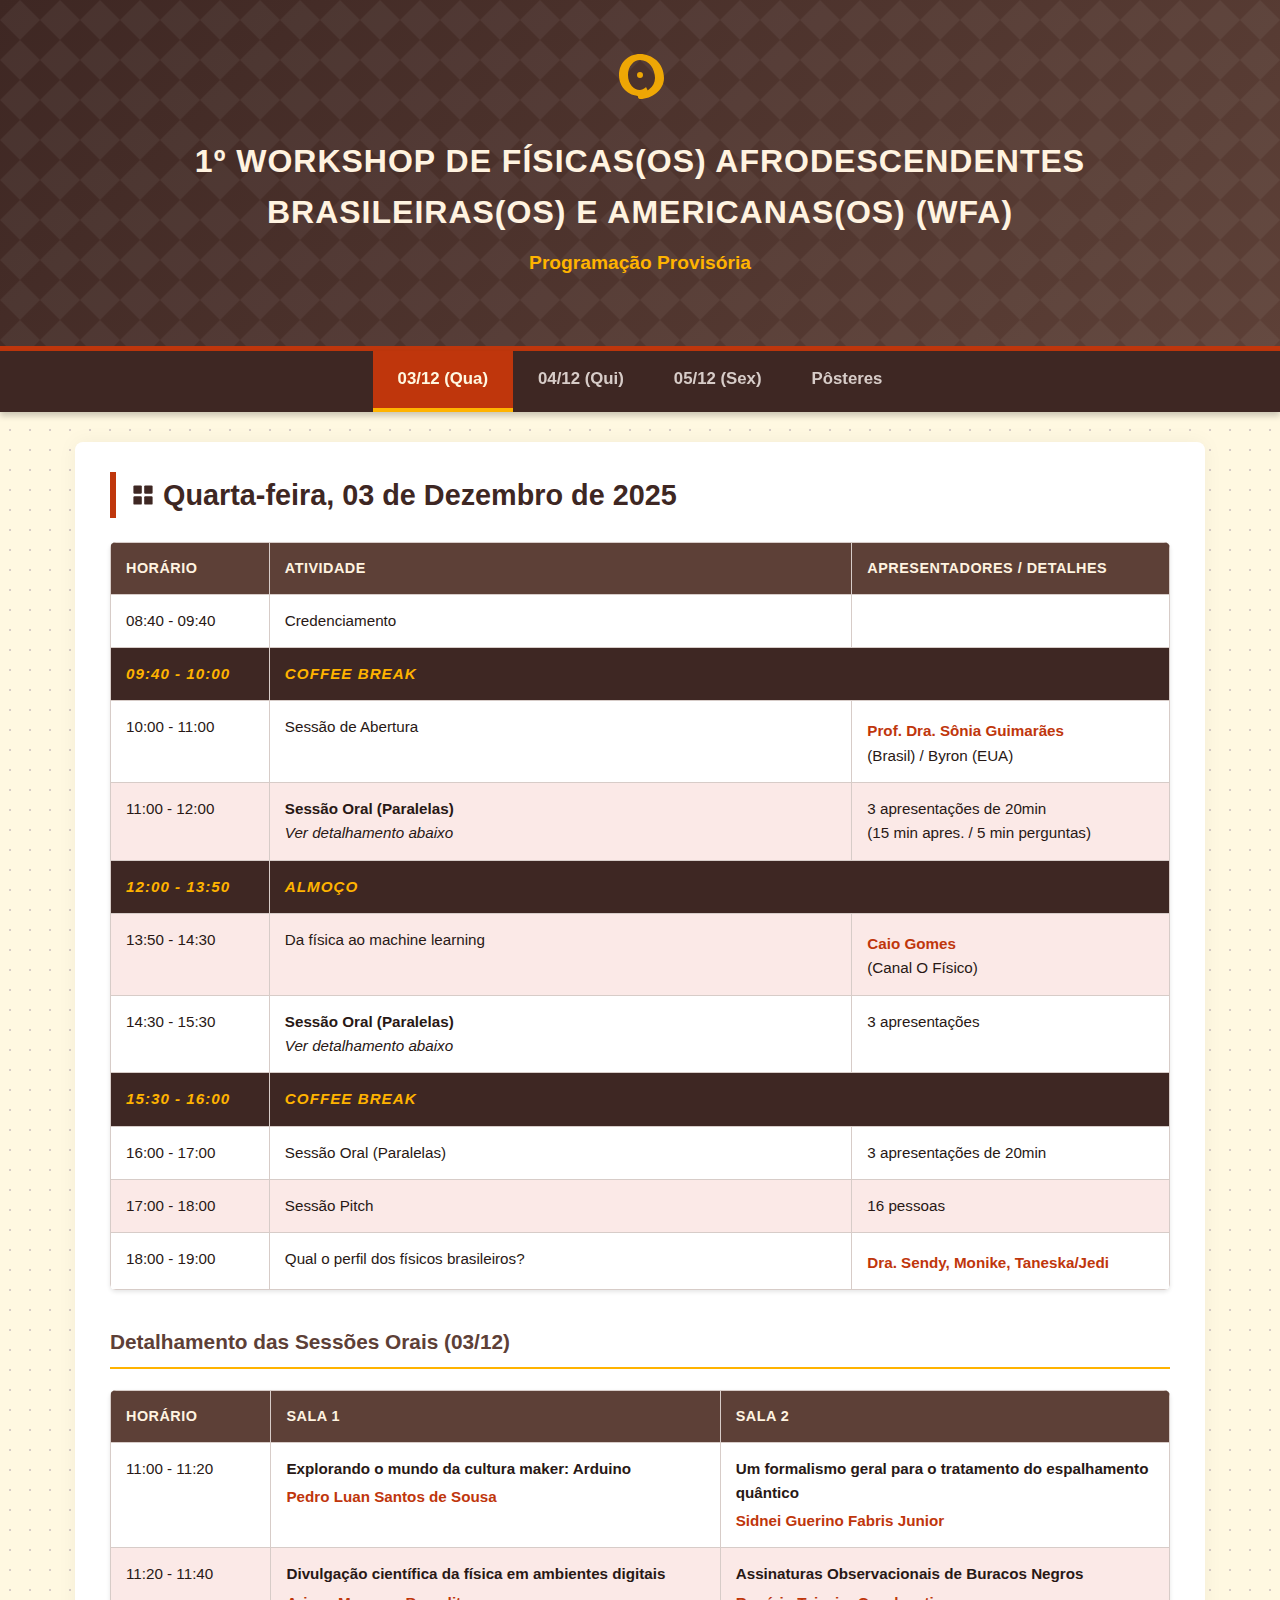
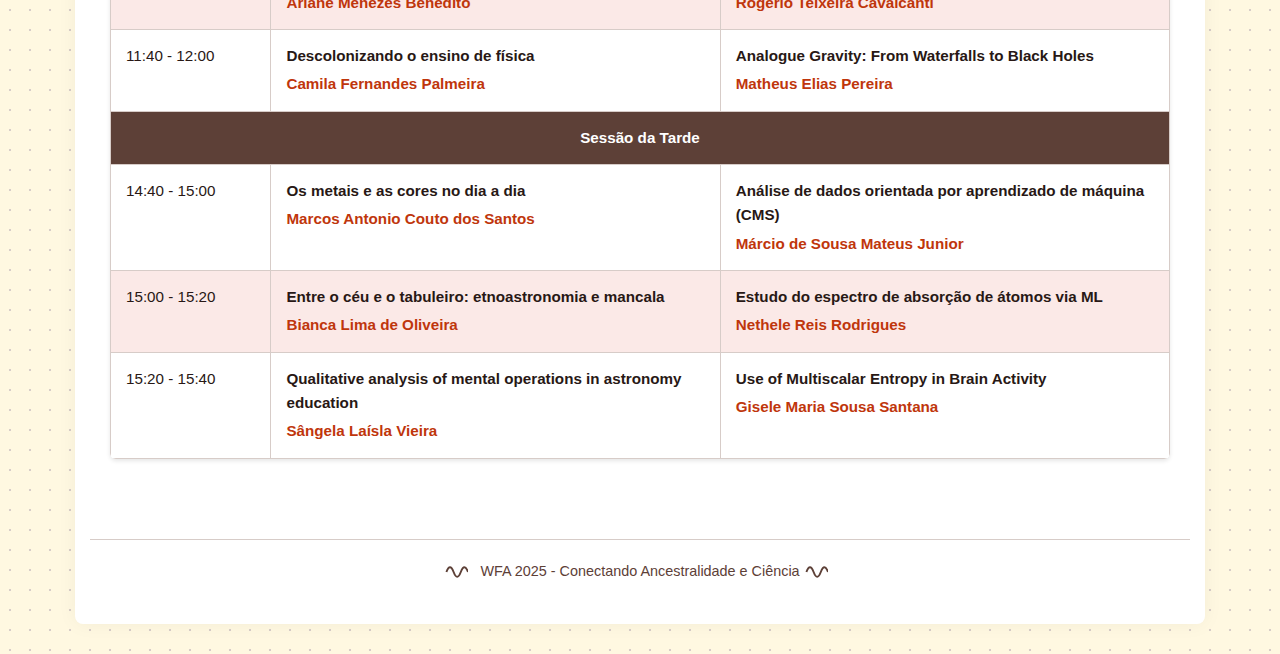
<file: HTML/programacao_i_wfa_2025.html>
<!DOCTYPE html>
<html lang="pt-br">
<head>
    <meta charset="UTF-8">
    <meta name="viewport" content="width=device-width, initial-scale=1.0">
    <title>Programação - I WFA 2025</title>
    <style>
        :root {
            /* Paleta Afro/Terrosa */
            --primary-brown: #3E2723; /* Marrom Café Profundo */
            --secondary-brown: #5D4037; /* Marrom Terra */
            --accent-terracotta: #BF360C; /* Terracota Vibrante */
            --accent-gold: #FFB300; /* Ocre/Dourado */
            --bg-cream: #FBE9E7; /* Bege Suave */
            --bg-paper: #FFF8E1; /* Fundo estilo papel */
            --text-dark: #281815;
            --text-light: #FFF3E0;
            
            /* Cores das Salas */
            --sala1-bg: #EFEBE9; /* Cinza quente */
            --sala2-bg: #FFF3E0; /* Laranja muito pálido */
        }

        body {
            font-family: 'Segoe UI', 'Helvetica Neue', sans-serif;
            margin: 0;
            padding: 0;
            color: var(--text-dark);
            line-height: 1.6;
            background-color: var(--bg-paper);
            background-image: radial-gradient(#D7CCC8 1px, transparent 1px);
            background-size: 20px 20px; /* Textura sutil de pontos */
        }

        /* --- SÍMBOLOS ADINKRA (SVG Classes) --- */
        .adinkra-icon {
            width: 24px;
            height: 24px;
            fill: currentColor;
            vertical-align: middle;
            margin-right: 8px;
            display: inline-block;
        }
        
        .adinkra-large {
            width: 60px;
            height: 60px;
            fill: var(--accent-gold);
            opacity: 0.9;
            margin-bottom: 10px;
        }

        /* --- HEADER --- */
        header {
            background: linear-gradient(135deg, var(--primary-brown) 0%, var(--secondary-brown) 100%);
            color: var(--text-light);
            padding: 3rem 1rem;
            text-align: center;
            border-bottom: 5px solid var(--accent-terracotta);
            position: relative;
            overflow: hidden;
        }

        /* Padrão decorativo no header */
        header::before {
            content: "";
            position: absolute;
            top: 0; left: 0; right: 0; bottom: 0;
            opacity: 0.05;
            background-image: url('data:image/svg+xml;utf8,<svg width="40" height="40" viewBox="0 0 40 40" xmlns="http://www.w3.org/2000/svg"><path d="M20 0L40 20L20 40L0 20Z" fill="%23FFFFFF"/></svg>');
        }

        header h1 {
            margin: 10px 0 0 0;
            font-size: 2rem;
            max-width: 900px;
            margin-left: auto;
            margin-right: auto;
            text-transform: uppercase;
            letter-spacing: 1px;
            position: relative;
            z-index: 2;
        }

        header p {
            margin-top: 10px;
            font-size: 1.2rem;
            color: var(--accent-gold);
            font-weight: bold;
            position: relative;
            z-index: 2;
        }

        /* --- NAVEGAÇÃO --- */
        .nav-container {
            background-color: var(--primary-brown);
            position: sticky;
            top: 0;
            z-index: 100;
            box-shadow: 0 4px 6px rgba(0,0,0,0.2);
        }

        .tabs {
            display: flex;
            justify-content: center;
            list-style: none;
            padding: 0;
            margin: 0;
            overflow-x: auto;
        }

        .tab-btn {
            padding: 15px 25px;
            cursor: pointer;
            font-weight: bold;
            color: #D7CCC8;
            border-bottom: 4px solid transparent;
            transition: all 0.3s;
            white-space: nowrap;
            font-size: 1.05rem;
        }

        .tab-btn:hover {
            background-color: rgba(255,255,255,0.1);
            color: var(--accent-gold);
        }

        .tab-btn.active {
            color: var(--bg-paper);
            background-color: var(--accent-terracotta);
            border-bottom: 4px solid var(--accent-gold);
        }

        /* --- CONTEÚDO --- */
        .container {
            max-width: 1100px;
            margin: 30px auto;
            padding: 0 15px;
            background-color: white;
            box-shadow: 0 0 20px rgba(0,0,0,0.05);
            border-radius: 8px;
            padding-bottom: 20px;
        }

        .tab-content {
            display: none;
            padding: 20px;
            animation: fadeIn 0.6s;
        }

        .tab-content.active {
            display: block;
        }

        @keyframes fadeIn {
            from { opacity: 0; transform: translateY(10px); }
            to { opacity: 1; transform: translateY(0); }
        }

        h2 {
            color: var(--primary-brown);
            border-left: 6px solid var(--accent-terracotta);
            padding-left: 15px;
            margin-top: 10px;
            font-size: 1.8rem;
            display: flex;
            align-items: center;
        }

        h3 {
            color: var(--secondary-brown);
            margin-top: 35px;
            border-bottom: 2px solid var(--accent-gold);
            padding-bottom: 8px;
            font-size: 1.3rem;
        }

        /* --- TABELAS --- */
        .table-responsive {
            overflow-x: auto;
            margin-bottom: 20px;
            border-radius: 6px;
            box-shadow: 0 2px 4px rgba(0,0,0,0.1);
        }

        table {
            width: 100%;
            border-collapse: collapse;
            background-color: white;
            font-size: 0.95rem;
        }

        th, td {
            padding: 14px 15px;
            border: 1px solid #D7CCC8; /* Borda bege escuro */
            text-align: left;
            vertical-align: top;
        }

        th {
            background-color: var(--secondary-brown);
            color: var(--text-light);
            font-weight: 600;
            text-transform: uppercase;
            font-size: 0.9rem;
            letter-spacing: 0.5px;
        }

        tr:nth-child(even) {
            background-color: var(--bg-cream);
        }

        tr:hover {
            background-color: #FFCCBC; /* Highlight suave terracota */
        }

        /* Estilos Específicos */
        .break-row {
            background-color: var(--primary-brown) !important;
            color: var(--accent-gold);
            font-style: italic;
            text-align: center;
            font-weight: bold;
            text-transform: uppercase;
            letter-spacing: 1px;
        }

        .speaker {
            font-weight: bold;
            color: var(--accent-terracotta);
            display: block;
            margin-top: 4px;
        }

        /* --- PÔSTERES --- */
        .poster-item {
            background: white;
            border-left: 5px solid var(--secondary-brown);
            padding: 15px;
            margin-bottom: 15px;
            box-shadow: 0 2px 5px rgba(0,0,0,0.05);
            display: flex;
            gap: 15px;
            transition: transform 0.2s;
        }

        .poster-item:hover {
            transform: translateX(5px);
            border-left-color: var(--accent-terracotta);
        }

        .poster-id {
            font-weight: 900;
            color: var(--bg-paper);
            background-color: var(--secondary-brown);
            min-width: 35px;
            height: 35px;
            border-radius: 50%;
            display: flex;
            align-items: center;
            justify-content: center;
            font-size: 1rem;
        }

        .poster-content h4 {
            margin: 0 0 5px 0;
            font-size: 1.05rem;
            color: var(--primary-brown);
        }

        .poster-author {
            color: var(--accent-terracotta);
            font-style: italic;
            font-size: 0.9rem;
            font-weight: 600;
        }

        /* Footer decorativo */
        .footer-deco {
            text-align: center;
            margin-top: 40px;
            padding: 20px;
            color: var(--secondary-brown);
            font-size: 0.9rem;
            border-top: 1px solid #D7CCC8;
        }

        @media (max-width: 768px) {
            .poster-item {
                flex-direction: column;
                gap: 5px;
            }
            header h1 { font-size: 1.5rem; }
            th, td { padding: 10px; font-size: 0.85rem; }
        }
    </style>
</head>
<body>

<!-- SVG Definitions (Hidden) -->
<svg style="display: none;">
    <!-- Símbolo Sankofa (Aprender com o passado) -->
    <symbol id="icon-sankofa" viewBox="0 0 100 100">
        <path d="M50,10 C30,10 15,25 15,45 C15,65 30,80 50,80 C60,80 65,75 65,75 L60,65 C60,65 55,70 50,70 C40,70 30,60 30,45 C30,30 40,20 50,20 C65,20 75,35 75,50 C75,65 60,75 50,75 C45,75 45,85 50,85 C70,85 90,70 90,50 C90,25 70,10 50,10 Z M50,40 A5,5 0 1,0 50,50 A5,5 0 1,0 50,40 Z"/>
    </symbol>
    
    <!-- Símbolo Mate Masie (Sabedoria/Conhecimento - 4 pontos) -->
    <symbol id="icon-mate-masie" viewBox="0 0 100 100">
        <rect x="10" y="10" width="35" height="35" rx="5" />
        <rect x="55" y="10" width="35" height="35" rx="5" />
        <rect x="10" y="55" width="35" height="35" rx="5" />
        <rect x="55" y="55" width="35" height="35" rx="5" />
    </symbol>

    <!-- Símbolo Nkyinkyim (Iniciativa/Dinamismo - Linhas tortuosas) -->
    <symbol id="icon-nkyinkyim" viewBox="0 0 100 100">
        <path d="M10,50 Q25,10 40,50 T70,50 T100,50" fill="none" stroke="currentColor" stroke-width="8"/>
    </symbol>
</svg>

<header>
    <!-- Símbolo Sankofa Grande Centralizado -->
    <svg class="adinkra-large" viewBox="0 0 100 100">
        <use href="#icon-sankofa"></use>
    </svg>
    <h1>1º Workshop de Físicas(os) Afrodescendentes Brasileiras(os) e Americanas(os) (WFA)</h1>
    <p>Programação Provisória</p>
</header>

<div class="nav-container">
    <ul class="tabs">
        <li class="tab-btn active" onclick="openTab('day1')">03/12 (Qua)</li>
        <li class="tab-btn" onclick="openTab('day2')">04/12 (Qui)</li>
        <li class="tab-btn" onclick="openTab('day3')">05/12 (Sex)</li>
        <li class="tab-btn" onclick="openTab('posters')">Pôsteres</li>
    </ul>
</div>

<div class="container">

    <!-- DIA 03/12 -->
    <div id="day1" class="tab-content active">
        <h2>
            <svg class="adinkra-icon"><use href="#icon-mate-masie"></use></svg>
            Quarta-feira, 03 de Dezembro de 2025
        </h2>
        
        <div class="table-responsive">
            <table>
                <thead>
                    <tr>
                        <th width="15%">Horário</th>
                        <th>Atividade</th>
                        <th width="30%">Apresentadores / Detalhes</th>
                    </tr>
                </thead>
                <tbody>
                    <tr>
                        <td>08:40 - 09:40</td>
                        <td>Credenciamento</td>
                        <td></td>
                    </tr>
                    <tr class="break-row">
                        <td>09:40 - 10:00</td>
                        <td colspan="2">Coffee Break</td>
                    </tr>
                    <tr>
                        <td>10:00 - 11:00</td>
                        <td>Sessão de Abertura</td>
                        <td><span class="speaker">Prof. Dra. Sônia Guimarães</span> (Brasil) / Byron (EUA)</td>
                    </tr>
                    <tr>
                        <td>11:00 - 12:00</td>
                        <td><strong>Sessão Oral (Paralelas)</strong><br><em>Ver detalhamento abaixo</em></td>
                        <td>3 apresentações de 20min<br>(15 min apres. / 5 min perguntas)</td>
                    </tr>
                    <tr class="break-row">
                        <td>12:00 - 13:50</td>
                        <td colspan="2">Almoço</td>
                    </tr>
                    <tr>
                        <td>13:50 - 14:30</td>
                        <td>Da física ao machine learning</td>
                        <td><span class="speaker">Caio Gomes</span> (Canal O Físico)</td>
                    </tr>
                    <tr>
                        <td>14:30 - 15:30</td>
                        <td><strong>Sessão Oral (Paralelas)</strong><br><em>Ver detalhamento abaixo</em></td>
                        <td>3 apresentações</td>
                    </tr>
                    <tr class="break-row">
                        <td>15:30 - 16:00</td>
                        <td colspan="2">Coffee Break</td>
                    </tr>
                    <tr>
                        <td>16:00 - 17:00</td>
                        <td>Sessão Oral (Paralelas)</td>
                        <td>3 apresentações de 20min</td>
                    </tr>
                    <tr>
                        <td>17:00 - 18:00</td>
                        <td>Sessão Pitch</td>
                        <td>16 pessoas</td>
                    </tr>
                    <tr>
                        <td>18:00 - 19:00</td>
                        <td>Qual o perfil dos físicos brasileiros?</td>
                        <td><span class="speaker">Dra. Sendy, Monike, Taneska/Jedi</span></td>
                    </tr>
                </tbody>
            </table>
        </div>

        <h3>Detalhamento das Sessões Orais (03/12)</h3>
        <div class="table-responsive">
            <table>
                <thead>
                    <tr>
                        <th width="15%">Horário</th>
                        <th width="42%">Sala 1</th>
                        <th width="42%">Sala 2</th>
                    </tr>
                </thead>
                <tbody>
                    <tr>
                        <td>11:00 - 11:20</td>
                        <td>
                            <strong>Explorando o mundo da cultura maker: Arduino</strong><br>
                            <span class="speaker">Pedro Luan Santos de Sousa</span>
                        </td>
                        <td>
                            <strong>Um formalismo geral para o tratamento do espalhamento quântico</strong><br>
                            <span class="speaker">Sidnei Guerino Fabris Junior</span>
                        </td>
                    </tr>
                    <tr>
                        <td>11:20 - 11:40</td>
                        <td>
                            <strong>Divulgação científica da física em ambientes digitais</strong><br>
                            <span class="speaker">Ariane Menezes Benedito</span>
                        </td>
                        <td>
                            <strong>Assinaturas Observacionais de Buracos Negros</strong><br>
                            <span class="speaker">Rogério Teixeira Cavalcanti</span>
                        </td>
                    </tr>
                    <tr>
                        <td>11:40 - 12:00</td>
                        <td>
                            <strong>Descolonizando o ensino de física</strong><br>
                            <span class="speaker">Camila Fernandes Palmeira</span>
                        </td>
                        <td>
                            <strong>Analogue Gravity: From Waterfalls to Black Holes</strong><br>
                            <span class="speaker">Matheus Elias Pereira</span>
                        </td>
                    </tr>
                    <!-- Tarde -->
                    <tr>
                        <td colspan="3" style="background-color: var(--secondary-brown); color: white; text-align: center; font-weight: bold;">Sessão da Tarde</td>
                    </tr>
                    <tr>
                        <td>14:40 - 15:00</td>
                        <td>
                            <strong>Os metais e as cores no dia a dia</strong><br>
                            <span class="speaker">Marcos Antonio Couto dos Santos</span>
                        </td>
                        <td>
                            <strong>Análise de dados orientada por aprendizado de máquina (CMS)</strong><br>
                            <span class="speaker">Márcio de Sousa Mateus Junior</span>
                        </td>
                    </tr>
                    <tr>
                        <td>15:00 - 15:20</td>
                        <td>
                            <strong>Entre o céu e o tabuleiro: etnoastronomia e mancala</strong><br>
                            <span class="speaker">Bianca Lima de Oliveira</span>
                        </td>
                        <td>
                            <strong>Estudo do espectro de absorção de átomos via ML</strong><br>
                            <span class="speaker">Nethele Reis Rodrigues</span>
                        </td>
                    </tr>
                    <tr>
                        <td>15:20 - 15:40</td>
                        <td>
                            <strong>Qualitative analysis of mental operations in astronomy education</strong><br>
                            <span class="speaker">Sângela Laísla Vieira</span>
                        </td>
                        <td>
                            <strong>Use of Multiscalar Entropy in Brain Activity</strong><br>
                            <span class="speaker">Gisele Maria Sousa Santana</span>
                        </td>
                    </tr>
                </tbody>
            </table>
        </div>
    </div>

    <!-- DIA 04/12 -->
    <div id="day2" class="tab-content">
        <h2>
            <svg class="adinkra-icon"><use href="#icon-mate-masie"></use></svg>
            Quinta-feira, 04 de Dezembro de 2025
        </h2>
        
        <div class="table-responsive">
            <table>
                <thead>
                    <tr>
                        <th width="15%">Horário</th>
                        <th>Atividade</th>
                        <th width="30%">Apresentadores / Detalhes</th>
                    </tr>
                </thead>
                <tbody>
                    <tr>
                        <td>08:40 - 09:20</td>
                        <td>Desafios para a Educação científica de jovens negras e negros</td>
                        <td><span class="speaker">Prof. Dr. Victor Mancir</span></td>
                    </tr>
                    <tr class="break-row">
                        <td>09:20 - 09:40</td>
                        <td colspan="2">Coffee Break</td>
                    </tr>
                    <tr>
                        <td>09:40 - 10:40</td>
                        <td>Empreendedorismo científico</td>
                        <td><span class="speaker">SEBRAE</span></td>
                    </tr>
                    <tr>
                        <td>10:40 - 11:20</td>
                        <td>Astrofísica de partículas: Matéria Escura</td>
                        <td><span class="speaker">Ana Apleiade</span></td>
                    </tr>
                    <tr>
                        <td>11:20 - 12:20</td>
                        <td><strong>Sessão Oral (Paralelas)</strong><br><em>Ver detalhamento abaixo</em></td>
                        <td></td>
                    </tr>
                    <tr class="break-row">
                        <td>12:20 - 14:00</td>
                        <td colspan="2">Almoço</td>
                    </tr>
                    <tr>
                        <td>14:00 - 14:40</td>
                        <td>Centros de Excelência Científica e a Construção de Caminhos para a Comunidade Negra</td>
                        <td><span class="speaker">Prof. Dr. Thoroh</span> (Mackenzie/SENAI-SP)</td>
                    </tr>
                    <tr>
                        <td>14:40 - 15:20</td>
                        <td>Profissionais de Física Médica: O que Fazem e Onde Trabalham</td>
                        <td><span class="speaker">Dra. Geórgia Joana</span></td>
                    </tr>
                    <tr>
                        <td>15:20 - 16:20</td>
                        <td>Emprega Afro</td>
                        <td><span class="speaker">Juliana</span></td>
                    </tr>
                    <tr>
                        <td>16:20 - 17:20</td>
                        <td>Coffee break + <strong>Sessão Pôster</strong></td>
                        <td>Ver aba "Pôsteres"</td>
                    </tr>
                    <tr>
                        <td>17:20 - 18:20</td>
                        <td>Atravessando Barreiras: Experiências de Permanência na Pós-Graduação</td>
                        <td><span class="speaker">Dra. Gleice, Dr. Eduardo e Dr. Diego</span></td>
                    </tr>
                    <tr>
                        <td>18:20 - 19:20</td>
                        <td>Sessão Pitch</td>
                        <td>16 pessoas</td>
                    </tr>
                    <tr>
                        <td>19:30</td>
                        <td>Jantar de abertura</td>
                        <td></td>
                    </tr>
                </tbody>
            </table>
        </div>

        <h3>Detalhamento das Sessões Orais (04/12)</h3>
        <div class="table-responsive">
            <table>
                <thead>
                    <tr>
                        <th width="15%">Horário</th>
                        <th width="42%">Sala 1</th>
                        <th width="42%">Sala 2</th>
                    </tr>
                </thead>
                <tbody>
                    <tr>
                        <td>11:20 - 11:40</td>
                        <td>
                            <strong>Conhecimento de física para fora do ambiente educacional</strong><br>
                            <span class="speaker">Paulo Roberto Santos Nunes Júnior</span>
                        </td>
                        <td>
                            <strong>Investigação das propriedades magnéticas de ferrofluidos</strong><br>
                            <span class="speaker">Pedro Daoud Bianchini dos Santos</span>
                        </td>
                    </tr>
                    <tr>
                        <td>11:40 - 12:00</td>
                        <td>
                            <strong>Projeto de Live Paint: Homenagem a Sonia Guimarães</strong><br>
                            <span class="speaker">Alana de Oliveira Teixeira</span>
                        </td>
                        <td>
                            <strong>Collagen mapping by extracellular matrix remodeling</strong><br>
                            <span class="speaker">Luisa Helena do Carmo Araújo</span>
                        </td>
                    </tr>
                    <tr>
                        <td>12:00 - 12:20</td>
                        <td>
                            <strong>Homophilic Effects on Economic Inequality</strong><br>
                            <span class="speaker">Thiago Dias</span>
                        </td>
                        <td>
                            <strong>Influence of the Electron Transport Layer on Organic solar cells</strong><br>
                            <span class="speaker">Diego Fernando Silva Sousa</span>
                        </td>
                    </tr>
                    <!-- Tarde -->
                    <tr>
                        <td colspan="3" style="background-color: var(--secondary-brown); color: white; text-align: center; font-weight: bold;">Sessão da Tarde</td>
                    </tr>
                    <tr>
                        <td>16:00 - 16:20</td>
                        <td>
                            <strong>Interseccionalidade dos saberes na educação escolar quilombola</strong><br>
                            <span class="speaker">Taís Ramos Miranda</span>
                        </td>
                        <td>
                            <strong>Emissores quânticos baseados em materiais bidimensionais</strong><br>
                            <span class="speaker">Bárbara Luiza Teixeira Rosa</span>
                        </td>
                    </tr>
                    <tr>
                        <td>16:20 - 16:40</td>
                        <td>
                            <strong>Como o ensino de ciências tem incorporado a educação étnico-racial?</strong><br>
                            <span class="speaker">Felipe Batista da Silva</span>
                        </td>
                        <td>
                            <strong>Electron-Phonon Interactions in Twisted Bilayer Graphene</strong><br>
                            <span class="speaker">Eliel Gomes da Silva Neto</span>
                        </td>
                    </tr>
                    <tr>
                        <td>16:40 - 17:00</td>
                        <td>
                            <strong>História e Cultura afro-brasileira no Ensino de Física</strong><br>
                            <span class="speaker">Thuane Silva Spínola</span>
                        </td>
                        <td>
                            <strong>Strange attractors in the Blume-Capel model</strong><br>
                            <span class="speaker">Artur Egues Dariva</span>
                        </td>
                    </tr>
                </tbody>
            </table>
        </div>
    </div>

    <!-- DIA 05/12 -->
    <div id="day3" class="tab-content">
        <h2>
            <svg class="adinkra-icon"><use href="#icon-mate-masie"></use></svg>
            Sexta-feira, 05 de Dezembro de 2025
        </h2>
        
        <div class="table-responsive">
            <table>
                <thead>
                    <tr>
                        <th width="15%">Horário</th>
                        <th>Atividade</th>
                        <th width="30%">Apresentadores / Detalhes</th>
                    </tr>
                </thead>
                <tbody>
                    <tr>
                        <td>08:40 - 09:20</td>
                        <td>Diretrizes para as Relações Etnico raciais no Ensino Superior</td>
                        <td><span class="speaker">Prof. Dra. Ana Maria Do Espirito Santo Slapnik</span> (UNIFESP)</td>
                    </tr>
                    <tr class="break-row">
                        <td>09:20 - 09:40</td>
                        <td colspan="2">Coffee Break</td>
                    </tr>
                    <tr>
                        <td>09:40 - 10:20</td>
                        <td>You don’t look like a Physicist</td>
                        <td><span class="speaker">Prof. Dr. Antônio Santos</span></td>
                    </tr>
                    <tr>
                        <td>10:20 - 11:00</td>
                        <td>Plasmas: do Macro ao micro</td>
                        <td><span class="speaker">Dr. Eduardo Aragão</span></td>
                    </tr>
                    <tr>
                        <td>11:00 - 12:00</td>
                        <td><strong>Sessão Oral</strong><br><em>Ver detalhamento abaixo</em></td>
                        <td>3 apresentações</td>
                    </tr>
                    <tr class="break-row">
                        <td>12:00 - 13:40</td>
                        <td colspan="2">Almoço</td>
                    </tr>
                    <tr>
                        <td>13:40 - 14:30</td>
                        <td>Dinâmica de carga em sistemas eletroquímicos</td>
                        <td><span class="speaker">Dra. Carleane</span></td>
                    </tr>
                    <tr>
                        <td>14:30 - 15:10</td>
                        <td>Quando a Física e a Química se encontram</td>
                        <td><span class="speaker">Prof. Dra. Sendy Nascimento</span></td>
                    </tr>
                    <tr class="break-row">
                        <td>15:10 - 16:10</td>
                        <td colspan="2">Coffee break + <strong>Sessão Pôster</strong></td>
                    </tr>
                    <tr>
                        <td>16:10 - 17:00</td>
                        <td>Ultrafast Atomic Dynamics and Magnetism in Low-dimensions</td>
                        <td><span class="speaker">Prof. Dr. Byron K. Freelon</span> (USA)</td>
                    </tr>
                    <tr>
                        <td>17:00 - 18:00</td>
                        <td>Mesa: Coletivos negros na física</td>
                        <td>USP e UFSC</td>
                    </tr>
                    <tr>
                        <td>18:00 - 19:00</td>
                        <td>Encerramento coletivo</td>
                        <td></td>
                    </tr>
                </tbody>
            </table>
        </div>

        <h3>Detalhamento das Sessões Orais (05/12)</h3>
        <div class="table-responsive">
            <table>
                <thead>
                    <tr>
                        <th width="15%">Horário</th>
                        <th>Título</th>
                        <th width="30%">Apresentador(a)</th>
                    </tr>
                </thead>
                <tbody>
                    <tr>
                        <td>11:00 - 11:20</td>
                        <td>Vozes e representatividade de mulheres negras nas ciências: um olhar para o ensino de física</td>
                        <td><span class="speaker">Priscila Diogo Dias</span></td>
                    </tr>
                    <tr>
                        <td>11:20 - 11:40</td>
                        <td>Siga o líder: dinâmica da seleção sexual em caranguejos-violinistas</td>
                        <td><span class="speaker">Karla Beatriz do Carmo Batista</span></td>
                    </tr>
                    <tr>
                        <td>11:40 - 12:00</td>
                        <td>Carreira Científica Fora do Brasil: Da Cover Letter ao LinkedIn</td>
                        <td><span class="speaker">Carleane P.S.Reis</span></td>
                    </tr>
                </tbody>
            </table>
        </div>
    </div>

    <!-- POSTERES -->
    <div id="posters" class="tab-content">
        <h2>
            <svg class="adinkra-icon"><use href="#icon-mate-masie"></use></svg>
            Sessão de Pôsteres
        </h2>
        <p>As sessões de pôsteres ocorrem durante os intervalos de Coffee Break nos dias 04/12 e 05/12.</p>

        <h3>Dia 04/12/2025</h3>
        
        <div class="poster-item">
            <div class="poster-id">1</div>
            <div class="poster-content">
                <h4>Establishing the crystal structure and phonon modes of triclinic Sn₃O₄ nanowires</h4>
                <div class="poster-author">JOSE ROMARIO DE SOUSA LIMA</div>
            </div>
        </div>

        <div class="poster-item">
            <div class="poster-id">2</div>
            <div class="poster-content">
                <h4>Análise Cartográfica sob a Óptica da Física: Um Olhar Decolonial</h4>
                <div class="poster-author">FERNANDO HENRIQUE MARTINS DA SILVA</div>
            </div>
        </div>

        <div class="poster-item">
            <div class="poster-id">3</div>
            <div class="poster-content">
                <h4>Otimização de filmes finos de óxido de cério para a implementação em amostras com magnetização perpendicular</h4>
                <div class="poster-author">REBECA GONÇALVES PEREIRA</div>
            </div>
        </div>

        <div class="poster-item">
            <div class="poster-id">4</div>
            <div class="poster-content">
                <h4>Desenvolvimento de miniestação atmosférica e acompanhamento de dados meteorológicos</h4>
                <div class="poster-author">MATHEUS TEIXEIRA DOS SANTOS</div>
            </div>
        </div>

        <div class="poster-item">
            <div class="poster-id">5</div>
            <div class="poster-content">
                <h4>Educational Robotics and Significant Learning in Physics</h4>
                <div class="poster-author">MARCEL CASTRO CANTANHEDE ARAÚJO</div>
            </div>
        </div>

        <div class="poster-item">
            <div class="poster-id">6</div>
            <div class="poster-content">
                <h4>ESTUDO DOS PADRÕES DE SPECKLE DINÂMICO PARA AVALIAR O TEMPO CARACTERÍSTICO DE SECAGEM DE ACETONA</h4>
                <div class="poster-author">RAIANE APARECIDA ROZA DE CAMPOS</div>
            </div>
        </div>

        <div class="poster-item">
            <div class="poster-id">7</div>
            <div class="poster-content">
                <h4>Dinâmica Molecular Aplicada à Dessalinização da Água em Membranas de Grafeno Kagome</h4>
                <div class="poster-author">RHAYLA MENDES FERREIRA</div>
            </div>
        </div>

        <div class="poster-item">
            <div class="poster-id">8</div>
            <div class="poster-content">
                <h4>Tratamento Térmico de Vidros com Resíduos para Melhoria das Propriedades Ópticas e Mecânicas</h4>
                <div class="poster-author">VALESKA CARNEIRO DOS SANTOS</div>
            </div>
        </div>

        <div class="poster-item">
            <div class="poster-id">9</div>
            <div class="poster-content">
                <h4>PRODUÇÃO DE ÓTICAS ATRAVÉS DA IMPRESSÃO 3D: UMA EXPLORAÇÃO DA TÉCNICA DE ESTEREOLITOGRAFIA</h4>
                <div class="poster-author">IGOR SOUZA ALCANTARA</div>
            </div>
        </div>

        <div class="poster-item">
            <div class="poster-id">10</div>
            <div class="poster-content">
                <h4>Estrelas Além do Tempo no Brasil: A Luta e o Pioneirismo de Mulheres Negras na Física</h4>
                <div class="poster-author">ERICK SANTANA DOS SANTOS</div>
            </div>
        </div>

        <div class="poster-item">
            <div class="poster-id">11</div>
            <div class="poster-content">
                <h4>OPERAÇÃO DO OBSERVATÓRIO DO CAMPUS</h4>
                <div class="poster-author">SUELLEN DE GOES CAMILO</div>
            </div>
        </div>

        <div class="poster-item">
            <div class="poster-id">12</div>
            <div class="poster-content">
                <h4>Determination of Atmospheric Parameters for M Dwarf Stars in the Praesepe Open Cluster</h4>
                <div class="poster-author">MADALENA NAIR COSTA MAIA</div>
            </div>
        </div>

        <div class="poster-item">
            <div class="poster-id">13</div>
            <div class="poster-content">
                <h4>Non-parametric reconstructions of the cosmic curvature</h4>
                <div class="poster-author">MARIANA LOPES DA SILVA DIAS</div>
            </div>
        </div>

        <div class="poster-item">
            <div class="poster-id">14</div>
            <div class="poster-content">
                <h4>Laser-Induced Graphene: a versatile material for electronics, sensing, and energy applications</h4>
                <div class="poster-author">NIRTON CRISTI SILVA VIEIRA</div>
            </div>
        </div>

        <h3>Dia 05/12/2025</h3>

        <div class="poster-item">
            <div class="poster-id">15</div>
            <div class="poster-content">
                <h4>DE MOÇAMBIQUE A SALVATERRA: PRÁTICAS E EXPERIÊNCIAS DIDÁTICAS NO ENSINO DE FÍSICA NO ARQUIPÉLAGO MARAJOARA</h4>
                <div class="poster-author">Debora Cristina de Jesus Bezerra</div>
            </div>
        </div>

        <div class="poster-item">
            <div class="poster-id">16</div>
            <div class="poster-content">
                <h4>Ciência, voz e equidade: o papel do Coletivo ‘Ciência na Escuta’ na divulgação científica antirracista</h4>
                <div class="poster-author">JOSE CASSIMIRO DA SILVA</div>
            </div>
        </div>

        <div class="poster-item">
            <div class="poster-id">17</div>
            <div class="poster-content">
                <h4>Estudos sobre a equação de Duffin-Kemmer-Petiau Galileana</h4>
                <div class="poster-author">LUZIMAGNO GOES DOS SANTOS JUNIOR</div>
            </div>
        </div>

        <div class="poster-item">
            <div class="poster-id">18</div>
            <div class="poster-content">
                <h4>Panorama da Alfabetização de Jovens, Adultos e Idosos no Município de Piranhas</h4>
                <div class="poster-author">Ataui Franklin Santos de Deus</div>
            </div>
        </div>

        <div class="poster-item">
            <div class="poster-id">19</div>
            <div class="poster-content">
                <h4>MECÂNICA EXPERIMENTAL COM IMAGENS: PÊNDULO INTERROMPIDO</h4>
                <div class="poster-author">Lavínia dos Santos Gois</div>
            </div>
        </div>

        <div class="poster-item">
            <div class="poster-id">20</div>
            <div class="poster-content">
                <h4>Observatório Abrahão de Moraes Encontra Nova Forma de Divulgação Científica com Boletim Digital</h4>
                <div class="poster-author">Hellen Pantoja Ferreira</div>
            </div>
        </div>

        <div class="poster-item">
            <div class="poster-id">21</div>
            <div class="poster-content">
                <h4>ESTUDO TEÓRICO DE SISTEMAS MOLECULARES MAGNÉTICOS COM APLICAÇÕES EM COMPUTAÇÃO QUÂNTICA</h4>
                <div class="poster-author">LUIGI MUNIZ ROCHA</div>
            </div>
        </div>

        <div class="poster-item">
            <div class="poster-id">22</div>
            <div class="poster-content">
                <h4>Determinação Teórica das Seções de Choque de Ionização da Piridina por Impacto de Elétrons</h4>
                <div class="poster-author">Lucas C. C. Santos</div>
            </div>
        </div>

        <div class="poster-item">
            <div class="poster-id">23</div>
            <div class="poster-content">
                <h4>Sistemas Mecânicos Riemannianos</h4>
                <div class="poster-author">GLAENE SANTOS SANTIAGO MENDONÇA</div>
            </div>
        </div>

        <div class="poster-item">
            <div class="poster-id">24</div>
            <div class="poster-content">
                <h4>Um Modelo Probabilístico para a Classificação Incremental de Objetos através de Contextos</h4>
                <div class="poster-author">DIEGO REINER VILLA RECHARTE</div>
            </div>
        </div>

        <div class="poster-item">
            <div class="poster-id">25</div>
            <div class="poster-content">
                <h4>Aprendizagem Significativa e Fótons: Ondas de Luz e o Efeito Fotoelétrico utilizando Arduino</h4>
                <div class="poster-author">Breno Vieira Pimentel</div>
            </div>
        </div>

        <div class="poster-item">
            <div class="poster-id">26</div>
            <div class="poster-content">
                <h4>ESTUDO DA ENCRUSTAÇÃO EM ROCHAS SILICÁTICAS DE MASSAPÊ-CE</h4>
                <div class="poster-author">JOÃO VICTOR DOS SANTOS SILVA</div>
            </div>
        </div>

    </div>

    <div class="footer-deco">
        <svg class="adinkra-icon"><use href="#icon-nkyinkyim"></use></svg>
        WFA 2025 - Conectando Ancestralidade e Ciência
        <svg class="adinkra-icon"><use href="#icon-nkyinkyim"></use></svg>
    </div>

</div>

<script>
    function openTab(tabName) {
        // Hide all tab content
        var i, tabContent, tabBtns;
        tabContent = document.getElementsByClassName("tab-content");
        for (i = 0; i < tabContent.length; i++) {
            tabContent[i].style.display = "none";
            tabContent[i].classList.remove("active");
        }

        // Remove active class from buttons
        tabBtns = document.getElementsByClassName("tab-btn");
        for (i = 0; i < tabBtns.length; i++) {
            tabBtns[i].classList.remove("active");
        }

        // Show current tab and add active class to button
        document.getElementById(tabName).style.display = "block";
        document.getElementById(tabName).classList.add("active");
        
        // Find the button that called this function and add active class
        event.currentTarget.classList.add("active");
    }
</script>

</body>
</html>
</file>
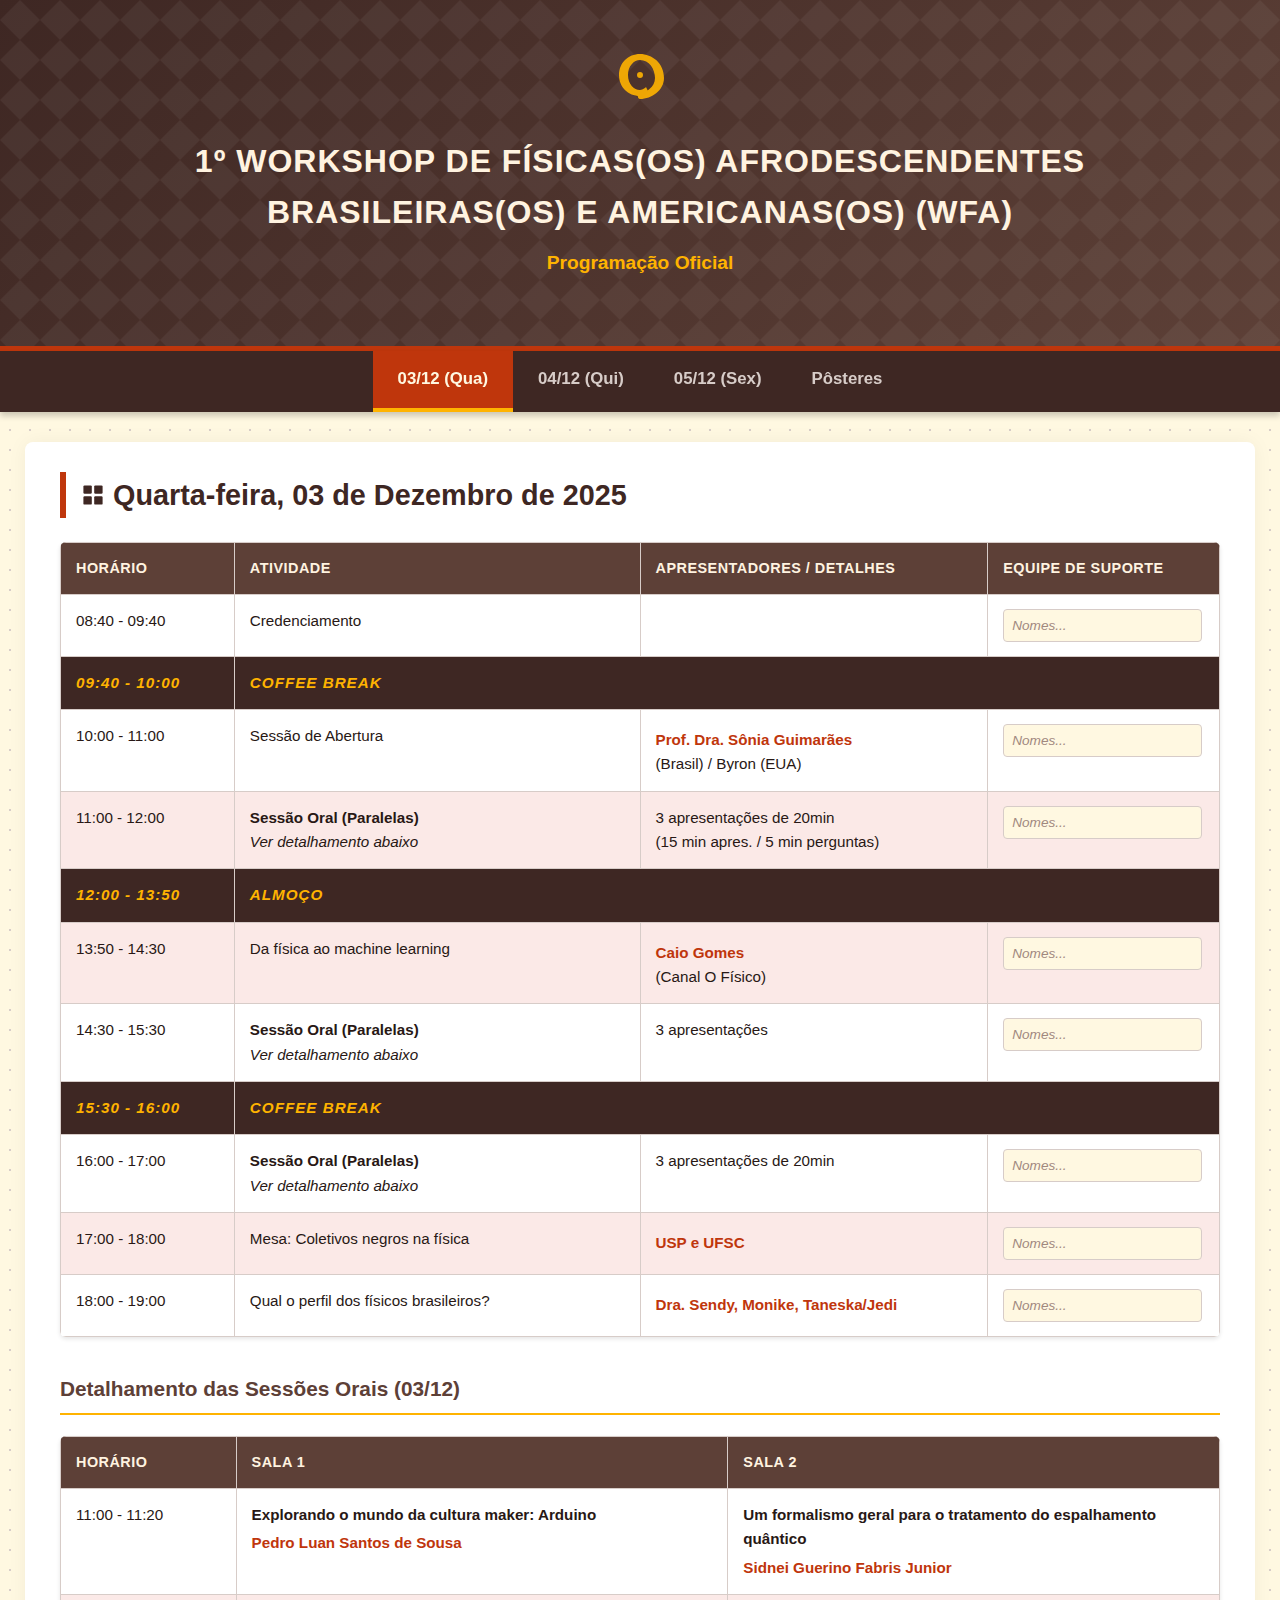
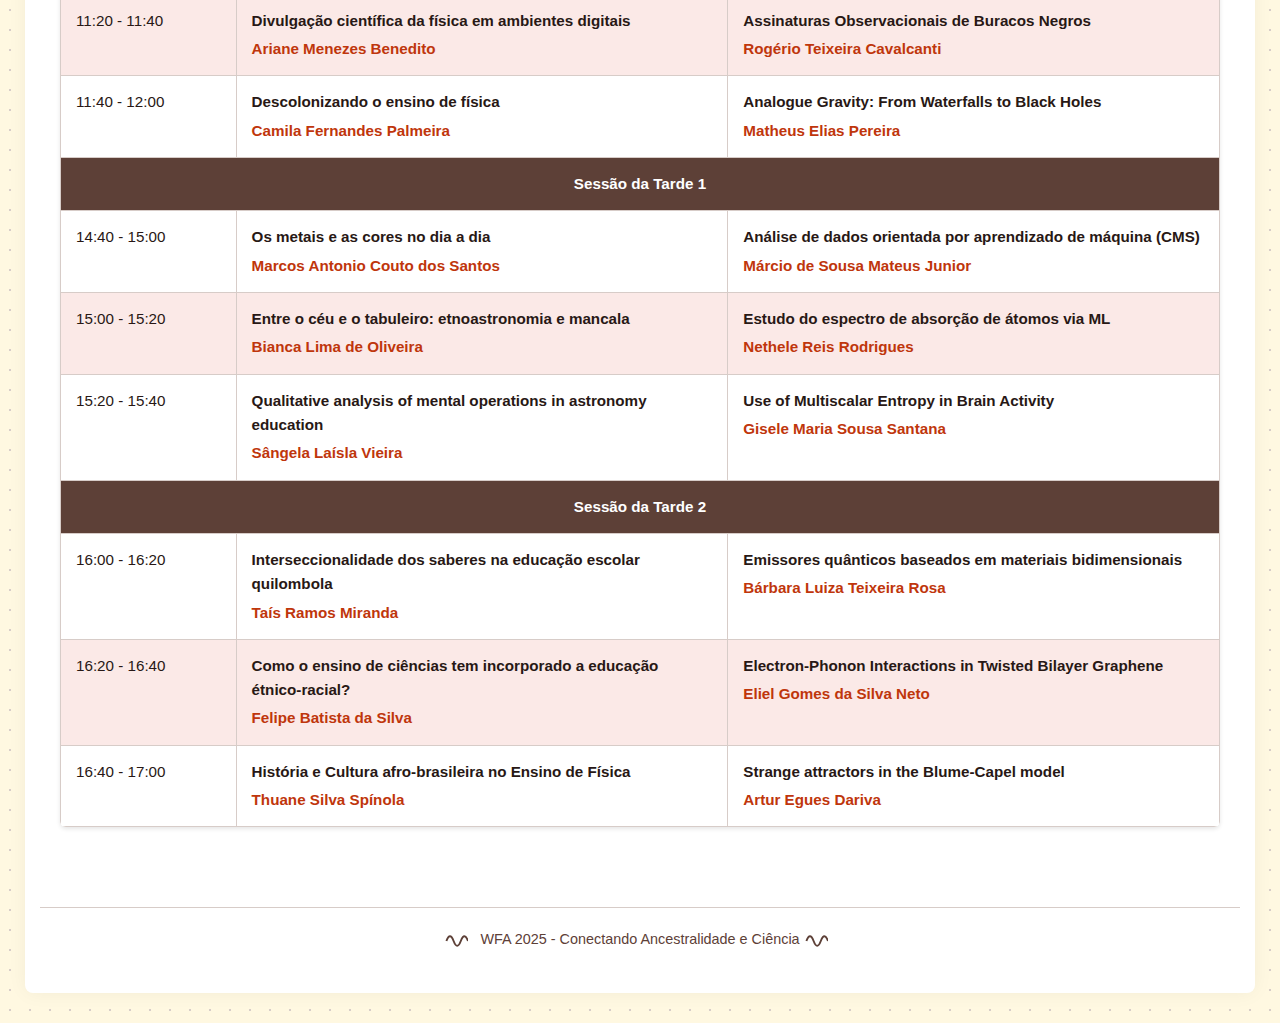
<file: html/Programacao_I_wfa_2025_Paisagem.html>
<!DOCTYPE html>
<html lang="pt-br">
<head>
    <meta charset="UTF-8">
    <meta name="viewport" content="width=device-width, initial-scale=1.0">
    <title>Programação Oficial - I WFA 2025</title>
    <style>
        :root {
            /* Paleta Afro/Terrosa */
            --primary-brown: #3E2723; /* Marrom Café Profundo */
            --secondary-brown: #5D4037; /* Marrom Terra */
            --accent-terracotta: #BF360C; /* Terracota Vibrante */
            --accent-gold: #FFB300; /* Ocre/Dourado */
            --bg-cream: #FBE9E7; /* Bege Suave */
            --bg-paper: #FFF8E1; /* Fundo estilo papel */
            --text-dark: #281815;
            --text-light: #FFF3E0;
            
            /* Cores das Salas */
            --sala1-bg: #EFEBE9; /* Cinza quente */
            --sala2-bg: #FFF3E0; /* Laranja muito pálido */
        }

        body {
            font-family: 'Segoe UI', 'Helvetica Neue', sans-serif;
            margin: 0;
            padding: 0;
            color: var(--text-dark);
            line-height: 1.6;
            background-color: var(--bg-paper);
            background-image: radial-gradient(#D7CCC8 1px, transparent 1px);
            background-size: 20px 20px; /* Textura sutil de pontos */
        }

        /* --- SÍMBOLOS ADINKRA (SVG Classes) --- */
        .adinkra-icon {
            width: 24px;
            height: 24px;
            fill: currentColor;
            vertical-align: middle;
            margin-right: 8px;
            display: inline-block;
        }
        
        .adinkra-large {
            width: 60px;
            height: 60px;
            fill: var(--accent-gold);
            opacity: 0.9;
            margin-bottom: 10px;
        }

        /* --- HEADER --- */
        header {
            background: linear-gradient(135deg, var(--primary-brown) 0%, var(--secondary-brown) 100%);
            color: var(--text-light);
            padding: 3rem 1rem;
            text-align: center;
            border-bottom: 5px solid var(--accent-terracotta);
            position: relative;
            overflow: hidden;
        }

        header::before {
            content: "";
            position: absolute;
            top: 0; left: 0; right: 0; bottom: 0;
            opacity: 0.05;
            background-image: url('data:image/svg+xml;utf8,<svg width="40" height="40" viewBox="0 0 40 40" xmlns="http://www.w3.org/2000/svg"><path d="M20 0L40 20L20 40L0 20Z" fill="%23FFFFFF"/></svg>');
        }

        header h1 {
            margin: 10px 0 0 0;
            font-size: 2rem;
            max-width: 900px;
            margin-left: auto;
            margin-right: auto;
            text-transform: uppercase;
            letter-spacing: 1px;
            position: relative;
            z-index: 2;
        }

        header p {
            margin-top: 10px;
            font-size: 1.2rem;
            color: var(--accent-gold);
            font-weight: bold;
            position: relative;
            z-index: 2;
        }

        /* --- NAVEGAÇÃO --- */
        .nav-container {
            background-color: var(--primary-brown);
            position: sticky;
            top: 0;
            z-index: 100;
            box-shadow: 0 4px 6px rgba(0,0,0,0.2);
        }

        .tabs {
            display: flex;
            justify-content: center;
            list-style: none;
            padding: 0;
            margin: 0;
            overflow-x: auto;
        }

        .tab-btn {
            padding: 15px 25px;
            cursor: pointer;
            font-weight: bold;
            color: #D7CCC8;
            border-bottom: 4px solid transparent;
            transition: all 0.3s;
            white-space: nowrap;
            font-size: 1.05rem;
        }

        .tab-btn:hover {
            background-color: rgba(255,255,255,0.1);
            color: var(--accent-gold);
        }

        .tab-btn.active {
            color: var(--bg-paper);
            background-color: var(--accent-terracotta);
            border-bottom: 4px solid var(--accent-gold);
        }

        /* --- CONTEÚDO --- */
        .container {
            max-width: 1200px;
            margin: 30px auto;
            padding: 0 15px;
            background-color: white;
            box-shadow: 0 0 20px rgba(0,0,0,0.05);
            border-radius: 8px;
            padding-bottom: 20px;
        }

        .tab-content {
            display: none;
            padding: 20px;
            animation: fadeIn 0.6s;
        }

        .tab-content.active {
            display: block;
        }

        @keyframes fadeIn {
            from { opacity: 0; transform: translateY(10px); }
            to { opacity: 1; transform: translateY(0); }
        }

        h2 {
            color: var(--primary-brown);
            border-left: 6px solid var(--accent-terracotta);
            padding-left: 15px;
            margin-top: 10px;
            font-size: 1.8rem;
            display: flex;
            align-items: center;
        }

        h3 {
            color: var(--secondary-brown);
            margin-top: 35px;
            border-bottom: 2px solid var(--accent-gold);
            padding-bottom: 8px;
            font-size: 1.3rem;
        }

        /* --- TABELAS --- */
        .table-responsive {
            overflow-x: auto;
            margin-bottom: 20px;
            border-radius: 6px;
            box-shadow: 0 2px 4px rgba(0,0,0,0.1);
        }

        table {
            width: 100%;
            border-collapse: collapse;
            background-color: white;
            font-size: 0.95rem;
            min-width: 800px;
        }

        th, td {
            padding: 14px 15px;
            border: 1px solid #D7CCC8;
            text-align: left;
            vertical-align: top;
        }

        th {
            background-color: var(--secondary-brown);
            color: var(--text-light);
            font-weight: 600;
            text-transform: uppercase;
            font-size: 0.9rem;
            letter-spacing: 0.5px;
        }

        tr:nth-child(even) {
            background-color: var(--bg-cream);
        }

        tr:hover {
            background-color: #FFCCBC;
        }

        .break-row {
            background-color: var(--primary-brown) !important;
            color: var(--accent-gold);
            font-style: italic;
            text-align: center;
            font-weight: bold;
            text-transform: uppercase;
            letter-spacing: 1px;
        }

        .speaker {
            font-weight: bold;
            color: var(--accent-terracotta);
            display: block;
            margin-top: 4px;
        }

        /* --- INPUTS PARA EQUIPE (4ª Coluna) --- */
        .team-input {
            width: 90%;
            padding: 8px;
            border: 1px solid #D7CCC8;
            border-radius: 4px;
            background-color: #FFF8E1;
            font-family: inherit;
            color: var(--primary-brown);
            transition: border-color 0.3s;
        }

        .team-input:focus {
            outline: none;
            border-color: var(--accent-terracotta);
            background-color: white;
            box-shadow: 0 0 5px rgba(191, 54, 12, 0.2);
        }

        .team-input::placeholder {
            color: #A1887F;
            font-style: italic;
            font-size: 0.85rem;
        }

        /* --- PÔSTERES --- */
        .poster-item {
            background: white;
            border-left: 5px solid var(--secondary-brown);
            padding: 15px;
            margin-bottom: 15px;
            box-shadow: 0 2px 5px rgba(0,0,0,0.05);
            display: flex;
            gap: 15px;
            transition: transform 0.2s;
        }

        .poster-item:hover {
            transform: translateX(5px);
            border-left-color: var(--accent-terracotta);
        }

        .poster-id {
            font-weight: 900;
            color: var(--bg-paper);
            background-color: var(--secondary-brown);
            min-width: 35px;
            height: 35px;
            border-radius: 50%;
            display: flex;
            align-items: center;
            justify-content: center;
            font-size: 1rem;
        }

        .poster-content h4 {
            margin: 0 0 5px 0;
            font-size: 1.05rem;
            color: var(--primary-brown);
        }

        .poster-author {
            color: var(--accent-terracotta);
            font-style: italic;
            font-size: 0.9rem;
            font-weight: 600;
        }

        /* Footer decorativo */
        .footer-deco {
            text-align: center;
            margin-top: 40px;
            padding: 20px;
            color: var(--secondary-brown);
            font-size: 0.9rem;
            border-top: 1px solid #D7CCC8;
        }

        @media (max-width: 768px) {
            .poster-item {
                flex-direction: column;
                gap: 5px;
            }
            header h1 { font-size: 1.5rem; }
            th, td { padding: 10px; font-size: 0.85rem; }
            .team-input { width: 100%; }
        }
    </style>
</head>
<body>

<!-- SVG Definitions (Hidden) -->
<svg style="display: none;">
    <symbol id="icon-sankofa" viewBox="0 0 100 100">
        <path d="M50,10 C30,10 15,25 15,45 C15,65 30,80 50,80 C60,80 65,75 65,75 L60,65 C60,65 55,70 50,70 C40,70 30,60 30,45 C30,30 40,20 50,20 C65,20 75,35 75,50 C75,65 60,75 50,75 C45,75 45,85 50,85 C70,85 90,70 90,50 C90,25 70,10 50,10 Z M50,40 A5,5 0 1,0 50,50 A5,5 0 1,0 50,40 Z"/>
    </symbol>
    <symbol id="icon-mate-masie" viewBox="0 0 100 100">
        <rect x="10" y="10" width="35" height="35" rx="5" />
        <rect x="55" y="10" width="35" height="35" rx="5" />
        <rect x="10" y="55" width="35" height="35" rx="5" />
        <rect x="55" y="55" width="35" height="35" rx="5" />
    </symbol>
    <symbol id="icon-nkyinkyim" viewBox="0 0 100 100">
        <path d="M10,50 Q25,10 40,50 T70,50 T100,50" fill="none" stroke="currentColor" stroke-width="8"/>
    </symbol>
</svg>

<header>
    <svg class="adinkra-large" viewBox="0 0 100 100">
        <use href="#icon-sankofa"></use>
    </svg>
    <h1>1º Workshop de Físicas(os) Afrodescendentes Brasileiras(os) e Americanas(os) (WFA)</h1>
    <p>Programação Oficial</p>
</header>

<div class="nav-container">
    <ul class="tabs">
        <li class="tab-btn active" onclick="openTab('day1')">03/12 (Qua)</li>
        <li class="tab-btn" onclick="openTab('day2')">04/12 (Qui)</li>
        <li class="tab-btn" onclick="openTab('day3')">05/12 (Sex)</li>
        <li class="tab-btn" onclick="openTab('posters')">Pôsteres</li>
    </ul>
</div>

<div class="container">

    <!-- DIA 03/12 -->
    <div id="day1" class="tab-content active">
        <h2>
            <svg class="adinkra-icon"><use href="#icon-mate-masie"></use></svg>
            Quarta-feira, 03 de Dezembro de 2025
        </h2>
        
        <div class="table-responsive">
            <table>
                <thead>
                    <tr>
                        <th width="15%">Horário</th>
                        <th>Atividade</th>
                        <th width="30%">Apresentadores / Detalhes</th>
                        <th width="20%">Equipe de Suporte</th>
                    </tr>
                </thead>
                <tbody>
                    <tr>
                        <td>08:40 - 09:40</td>
                        <td>Credenciamento</td>
                        <td></td>
                        <td><input type="text" class="team-input" placeholder="Nomes..."></td>
                    </tr>
                    <tr class="break-row">
                        <td>09:40 - 10:00</td>
                        <td colspan="3">Coffee Break</td>
                    </tr>
                    <tr>
                        <td>10:00 - 11:00</td>
                        <td>Sessão de Abertura</td>
                        <td><span class="speaker">Prof. Dra. Sônia Guimarães</span> (Brasil) / Byron (EUA)</td>
                        <td><input type="text" class="team-input" placeholder="Nomes..."></td>
                    </tr>
                    <tr>
                        <td>11:00 - 12:00</td>
                        <td><strong>Sessão Oral (Paralelas)</strong><br><em>Ver detalhamento abaixo</em></td>
                        <td>3 apresentações de 20min<br>(15 min apres. / 5 min perguntas)</td>
                        <td><input type="text" class="team-input" placeholder="Nomes..."></td>
                    </tr>
                    <tr class="break-row">
                        <td>12:00 - 13:50</td>
                        <td colspan="3">Almoço</td>
                    </tr>
                    <tr>
                        <td>13:50 - 14:30</td>
                        <td>Da física ao machine learning</td>
                        <td><span class="speaker">Caio Gomes</span> (Canal O Físico)</td>
                        <td><input type="text" class="team-input" placeholder="Nomes..."></td>
                    </tr>
                    <tr>
                        <td>14:30 - 15:30</td>
                        <td><strong>Sessão Oral (Paralelas)</strong><br><em>Ver detalhamento abaixo</em></td>
                        <td>3 apresentações</td>
                        <td><input type="text" class="team-input" placeholder="Nomes..."></td>
                    </tr>
                    <tr class="break-row">
                        <td>15:30 - 16:00</td>
                        <td colspan="3">Coffee Break</td>
                    </tr>
                    <tr>
                        <td>16:00 - 17:00</td>
                        <td><strong>Sessão Oral (Paralelas)</strong><br><em>Ver detalhamento abaixo</em></td>
                        <td>3 apresentações de 20min</td>
                        <td><input type="text" class="team-input" placeholder="Nomes..."></td>
                    </tr>
                    <tr>
                        <td>17:00 - 18:00</td>
                        <td>Mesa: Coletivos negros na física</td>
                        <td><span class="speaker">USP e UFSC</span></td>
                        <td><input type="text" class="team-input" placeholder="Nomes..."></td>
                    </tr>
                    <tr>
                        <td>18:00 - 19:00</td>
                        <td>Qual o perfil dos físicos brasileiros?</td>
                        <td><span class="speaker">Dra. Sendy, Monike, Taneska/Jedi</span></td>
                        <td><input type="text" class="team-input" placeholder="Nomes..."></td>
                    </tr>
                </tbody>
            </table>
        </div>

        <h3>Detalhamento das Sessões Orais (03/12)</h3>
        <div class="table-responsive">
            <table>
                <thead>
                    <tr>
                        <th width="15%">Horário</th>
                        <th width="42%">Sala 1</th>
                        <th width="42%">Sala 2</th>
                    </tr>
                </thead>
                <tbody>
                    <tr>
                        <td>11:00 - 11:20</td>
                        <td>
                            <strong>Explorando o mundo da cultura maker: Arduino</strong><br>
                            <span class="speaker">Pedro Luan Santos de Sousa</span>
                        </td>
                        <td>
                            <strong>Um formalismo geral para o tratamento do espalhamento quântico</strong><br>
                            <span class="speaker">Sidnei Guerino Fabris Junior</span>
                        </td>
                    </tr>
                    <tr>
                        <td>11:20 - 11:40</td>
                        <td>
                            <strong>Divulgação científica da física em ambientes digitais</strong><br>
                            <span class="speaker">Ariane Menezes Benedito</span>
                        </td>
                        <td>
                            <strong>Assinaturas Observacionais de Buracos Negros</strong><br>
                            <span class="speaker">Rogério Teixeira Cavalcanti</span>
                        </td>
                    </tr>
                    <tr>
                        <td>11:40 - 12:00</td>
                        <td>
                            <strong>Descolonizando o ensino de física</strong><br>
                            <span class="speaker">Camila Fernandes Palmeira</span>
                        </td>
                        <td>
                            <strong>Analogue Gravity: From Waterfalls to Black Holes</strong><br>
                            <span class="speaker">Matheus Elias Pereira</span>
                        </td>
                    </tr>
                    <!-- Tarde 1 -->
                    <tr>
                        <td colspan="3" style="background-color: var(--secondary-brown); color: white; text-align: center; font-weight: bold;">Sessão da Tarde 1</td>
                    </tr>
                    <tr>
                        <td>14:40 - 15:00</td>
                        <td>
                            <strong>Os metais e as cores no dia a dia</strong><br>
                            <span class="speaker">Marcos Antonio Couto dos Santos</span>
                        </td>
                        <td>
                            <strong>Análise de dados orientada por aprendizado de máquina (CMS)</strong><br>
                            <span class="speaker">Márcio de Sousa Mateus Junior</span>
                        </td>
                    </tr>
                    <tr>
                        <td>15:00 - 15:20</td>
                        <td>
                            <strong>Entre o céu e o tabuleiro: etnoastronomia e mancala</strong><br>
                            <span class="speaker">Bianca Lima de Oliveira</span>
                        </td>
                        <td>
                            <strong>Estudo do espectro de absorção de átomos via ML</strong><br>
                            <span class="speaker">Nethele Reis Rodrigues</span>
                        </td>
                    </tr>
                    <tr>
                        <td>15:20 - 15:40</td>
                        <td>
                            <strong>Qualitative analysis of mental operations in astronomy education</strong><br>
                            <span class="speaker">Sângela Laísla Vieira</span>
                        </td>
                        <td>
                            <strong>Use of Multiscalar Entropy in Brain Activity</strong><br>
                            <span class="speaker">Gisele Maria Sousa Santana</span>
                        </td>
                    </tr>
                    <!-- Tarde 2 -->
                    <tr>
                        <td colspan="3" style="background-color: var(--secondary-brown); color: white; text-align: center; font-weight: bold;">Sessão da Tarde 2</td>
                    </tr>
                    <tr>
                        <td>16:00 - 16:20</td>
                        <td>
                            <strong>Interseccionalidade dos saberes na educação escolar quilombola</strong><br>
                            <span class="speaker">Taís Ramos Miranda</span>
                        </td>
                        <td>
                            <strong>Emissores quânticos baseados em materiais bidimensionais</strong><br>
                            <span class="speaker">Bárbara Luiza Teixeira Rosa</span>
                        </td>
                    </tr>
                    <tr>
                        <td>16:20 - 16:40</td>
                        <td>
                            <strong>Como o ensino de ciências tem incorporado a educação étnico-racial?</strong><br>
                            <span class="speaker">Felipe Batista da Silva</span>
                        </td>
                        <td>
                            <strong>Electron-Phonon Interactions in Twisted Bilayer Graphene</strong><br>
                            <span class="speaker">Eliel Gomes da Silva Neto</span>
                        </td>
                    </tr>
                    <tr>
                        <td>16:40 - 17:00</td>
                        <td>
                            <strong>História e Cultura afro-brasileira no Ensino de Física</strong><br>
                            <span class="speaker">Thuane Silva Spínola</span>
                        </td>
                        <td>
                            <strong>Strange attractors in the Blume-Capel model</strong><br>
                            <span class="speaker">Artur Egues Dariva</span>
                        </td>
                    </tr>
                </tbody>
            </table>
        </div>
    </div>

    <!-- DIA 04/12 -->
    <div id="day2" class="tab-content">
        <h2>
            <svg class="adinkra-icon"><use href="#icon-mate-masie"></use></svg>
            Quinta-feira, 04 de Dezembro de 2025
        </h2>
        
        <div class="table-responsive">
            <table>
                <thead>
                    <tr>
                        <th width="15%">Horário</th>
                        <th>Atividade</th>
                        <th width="30%">Apresentadores / Detalhes</th>
                        <th width="20%">Equipe de Suporte</th>
                    </tr>
                </thead>
                <tbody>
                    <tr>
                        <td>08:40 - 09:20</td>
                        <td>Desafios para a Educação científica de jovens negras e negros</td>
                        <td><span class="speaker">Prof. Dr. Victor Mancir</span></td>
                        <td><input type="text" class="team-input" placeholder="Nomes..."></td>
                    </tr>
                    <tr class="break-row">
                        <td>09:20 - 09:40</td>
                        <td colspan="3">Coffee Break</td>
                    </tr>
                    <tr>
                        <td>09:40 - 10:40</td>
                        <td>Empreendedorismo científico</td>
                        <td><span class="speaker">SEBRAE</span></td>
                        <td><input type="text" class="team-input" placeholder="Nomes..."></td>
                    </tr>
                    <tr>
                        <td>10:40 - 11:20</td>
                        <td>Primeiros Passos que Mudam Destinos: a importância do CIEE</td>
                        <td><span class="speaker">Centro de Integração Empresa-Escola</span></td>
                        <td><input type="text" class="team-input" placeholder="Nomes..."></td>
                    </tr>
                    <tr>
                        <td>11:20 - 12:20</td>
                        <td><strong>Sessão Oral (Paralelas)</strong><br><em>Ver detalhamento abaixo</em></td>
                        <td></td>
                        <td><input type="text" class="team-input" placeholder="Nomes..."></td>
                    </tr>
                    <tr class="break-row">
                        <td>12:20 - 14:00</td>
                        <td colspan="3">Almoço</td>
                    </tr>
                    <tr>
                        <td>14:00 - 14:40</td>
                        <td>Centros de Excelência Científica e a Construção de Caminhos para a Comunidade Negra</td>
                        <td><span class="speaker">Prof. Dr. Thoroh</span> (Mackenzie/SENAI-SP)</td>
                        <td><input type="text" class="team-input" placeholder="Nomes..."></td>
                    </tr>
                    <tr>
                        <td>14:40 - 15:20</td>
                        <td>Profissionais de Física Médica: O que Fazem e Onde Trabalham</td>
                        <td><span class="speaker">Dra. Geórgia Joana</span></td>
                        <td><input type="text" class="team-input" placeholder="Nomes..."></td>
                    </tr>
                    <tr>
                        <td>15:20 - 16:20</td>
                        <td>Física no futuro do trabalho</td>
                        <td><span class="speaker">Juliana</span></td>
                        <td><input type="text" class="team-input" placeholder="Nomes..."></td>
                    </tr>
                    <tr>
                        <td>16:20 - 17:20</td>
                        <td>Coffee break + <strong>Sessão Pôster</strong></td>
                        <td>Ver aba "Pôsteres"</td>
                        <td><input type="text" class="team-input" placeholder="Nomes..."></td>
                    </tr>
                    <tr>
                        <td>17:20 - 18:00</td>
                        <td>Astrofísica de partículas: Matéria Escura</td>
                        <td><span class="speaker">Ana Apleiade</span></td>
                        <td><input type="text" class="team-input" placeholder="Nomes..."></td>
                    </tr>
                    <tr>
                        <td>18:00 - 19:00</td>
                        <td>Atravessando Barreiras: Experiências de Permanência na Pós-Graduação</td>
                        <td><span class="speaker">Dra. Gleice, Dr. Eduardo e Dr. Diego</span></td>
                        <td><input type="text" class="team-input" placeholder="Nomes..."></td>
                    </tr>
                </tbody>
            </table>
        </div>

        <h3>Detalhamento das Sessões Orais (04/12)</h3>
        <div class="table-responsive">
            <table>
                <thead>
                    <tr>
                        <th width="15%">Horário</th>
                        <th width="42%">Sala 1</th>
                        <th width="42%">Sala 2</th>
                    </tr>
                </thead>
                <tbody>
                    <tr>
                        <td>11:20 - 11:40</td>
                        <td>
                            <strong>Conhecimento de física para fora do ambiente educacional</strong><br>
                            <span class="speaker">Paulo Roberto Santos Nunes Júnior</span>
                        </td>
                        <td>
                            <strong>Investigação das propriedades magnéticas de ferrofluidos</strong><br>
                            <span class="speaker">Pedro Daoud Bianchini dos Santos</span>
                        </td>
                    </tr>
                    <tr>
                        <td>11:40 - 12:00</td>
                        <td>
                            <strong>Projeto de Live Paint: Homenagem a Sonia Guimarães</strong><br>
                            <span class="speaker">Alana de Oliveira Teixeira</span>
                        </td>
                        <td>
                            <strong>Collagen mapping by extracellular matrix remodeling</strong><br>
                            <span class="speaker">Luisa Helena do Carmo Araújo</span>
                        </td>
                    </tr>
                    <tr>
                        <td>12:00 - 12:20</td>
                        <td>
                            <strong>Homophilic Effects on Economic Inequality</strong><br>
                            <span class="speaker">Thiago Dias</span>
                        </td>
                        <td>
                            <strong>Influence of the Electron Transport Layer on Organic solar cells</strong><br>
                            <span class="speaker">Diego Fernando Silva Sousa</span>
                        </td>
                    </tr>
                </tbody>
            </table>
        </div>
    </div>

    <!-- DIA 05/12 -->
    <div id="day3" class="tab-content">
        <h2>
            <svg class="adinkra-icon"><use href="#icon-mate-masie"></use></svg>
            Sexta-feira, 05 de Dezembro de 2025
        </h2>
        
        <div class="table-responsive">
            <table>
                <thead>
                    <tr>
                        <th width="15%">Horário</th>
                        <th>Atividade</th>
                        <th width="30%">Apresentadores / Detalhes</th>
                        <th width="20%">Equipe de Suporte</th>
                    </tr>
                </thead>
                <tbody>
                    <tr>
                        <td>08:40 - 09:20</td>
                        <td>Diretrizes para as Relações Etnico raciais no Ensino Superior</td>
                        <td><span class="speaker">Prof. Dra. Ana Maria Do Espirito Santo Slapnik</span> (UNIFESP)</td>
                        <td><input type="text" class="team-input" placeholder="Nomes..."></td>
                    </tr>
                    <tr class="break-row">
                        <td>09:20 - 09:40</td>
                        <td colspan="3">Coffee Break</td>
                    </tr>
                    <tr>
                        <td>09:40 - 10:20</td>
                        <td>You don’t look like a Physicist</td>
                        <td><span class="speaker">Prof. Dr. Antônio Santos</span></td>
                        <td><input type="text" class="team-input" placeholder="Nomes..."></td>
                    </tr>
                    <tr>
                        <td>10:20 - 11:00</td>
                        <td>Plasmas: do Macro ao micro</td>
                        <td><span class="speaker">Dr. Eduardo Aragão</span></td>
                        <td><input type="text" class="team-input" placeholder="Nomes..."></td>
                    </tr>
                    <tr>
                        <td>11:00 - 12:00</td>
                        <td><strong>Sessão Oral</strong><br><em>Ver detalhamento abaixo</em></td>
                        <td>3 apresentações</td>
                        <td><input type="text" class="team-input" placeholder="Nomes..."></td>
                    </tr>
                    <tr class="break-row">
                        <td>12:00 - 13:40</td>
                        <td colspan="3">Almoço</td>
                    </tr>
                    <tr>
                        <td>13:40 - 14:30</td>
                        <td>Dinâmica de carga em sistemas eletroquímicos</td>
                        <td><span class="speaker">Dra. Carleane</span></td>
                        <td><input type="text" class="team-input" placeholder="Nomes..."></td>
                    </tr>
                    <tr>
                        <td>14:30 - 15:10</td>
                        <td>Quando a Física e a Química se encontram</td>
                        <td><span class="speaker">Prof. Dra. Sendy Nascimento</span></td>
                        <td><input type="text" class="team-input" placeholder="Nomes..."></td>
                    </tr>
                    <tr class="break-row">
                        <td>15:10 - 16:10</td>
                        <td colspan="3">Coffee break + <strong>Sessão Pôster</strong></td>
                    </tr>
                    <tr>
                        <td>16:10 - 17:00</td>
                        <td>Ultrafast Atomic Dynamics and Magnetism in Low-dimensions</td>
                        <td><span class="speaker">Prof. Dr. Byron K. Freelon</span> (USA)</td>
                        <td><input type="text" class="team-input" placeholder="Nomes..."></td>
                    </tr>
                    <tr>
                        <td>17:00 - 18:00</td>
                        <td>Sessão Pitch</td>
                        <td></td>
                        <td><input type="text" class="team-input" placeholder="Nomes..."></td>
                    </tr>
                    <tr>
                        <td>19:00</td>
                        <td>Jantar de Encerramento</td>
                        <td></td>
                        <td><input type="text" class="team-input" placeholder="Nomes..."></td>
                    </tr>
                </tbody>
            </table>
        </div>

        <h3>Detalhamento das Sessões Orais (05/12)</h3>
        <div class="table-responsive">
            <table>
                <thead>
                    <tr>
                        <th width="15%">Horário</th>
                        <th>Título</th>
                        <th width="30%">Apresentador(a)</th>
                    </tr>
                </thead>
                <tbody>
                    <tr>
                        <td>11:00 - 11:20</td>
                        <td>Vozes e representatividade de mulheres negras nas ciências: um olhar para o ensino de física</td>
                        <td><span class="speaker">Priscila Diogo Dias</span></td>
                    </tr>
                    <tr>
                        <td>11:20 - 11:40</td>
                        <td>Siga o líder: dinâmica da seleção sexual em caranguejos-violinistas</td>
                        <td><span class="speaker">Karla Beatriz do Carmo Batista</span></td>
                    </tr>
                    <tr>
                        <td>11:40 - 12:00</td>
                        <td>Carreira Científica Fora do Brasil: Da Cover Letter ao LinkedIn</td>
                        <td><span class="speaker">Carleane P.S.Reis</span></td>
                    </tr>
                </tbody>
            </table>
        </div>
    </div>

    <!-- POSTERES -->
    <div id="posters" class="tab-content">
        <h2>
            <svg class="adinkra-icon"><use href="#icon-mate-masie"></use></svg>
            Sessão de Pôsteres
        </h2>
        <p>As sessões de pôsteres ocorrem durante os intervalos de Coffee Break nos dias 04/12 e 05/12.</p>

        <h3>Dia 04/12/2025</h3>
        
        <div class="poster-item">
            <div class="poster-id">1</div>
            <div class="poster-content">
                <h4>Establishing the crystal structure and phonon modes of triclinic Sn₃O₄ nanowires</h4>
                <div class="poster-author">JOSE ROMARIO DE SOUSA LIMA</div>
            </div>
        </div>

        <div class="poster-item">
            <div class="poster-id">2</div>
            <div class="poster-content">
                <h4>Análise Cartográfica sob a Óptica da Física: Um Olhar Decolonial</h4>
                <div class="poster-author">FERNANDO HENRIQUE MARTINS DA SILVA</div>
            </div>
        </div>

        <div class="poster-item">
            <div class="poster-id">3</div>
            <div class="poster-content">
                <h4>Otimização de filmes finos de óxido de cério para a implementação em amostras com magnetização perpendicular</h4>
                <div class="poster-author">REBECA GONÇALVES PEREIRA</div>
            </div>
        </div>

        <div class="poster-item">
            <div class="poster-id">4</div>
            <div class="poster-content">
                <h4>Desenvolvimento de miniestação atmosférica e acompanhamento de dados meteorológicos</h4>
                <div class="poster-author">MATHEUS TEIXEIRA DOS SANTOS</div>
            </div>
        </div>

        <div class="poster-item">
            <div class="poster-id">5</div>
            <div class="poster-content">
                <h4>Educational Robotics and Significant Learning in Physics</h4>
                <div class="poster-author">MARCEL CASTRO CANTANHEDE ARAÚJO</div>
            </div>
        </div>

        <div class="poster-item">
            <div class="poster-id">6</div>
            <div class="poster-content">
                <h4>ESTUDO DOS PADRÕES DE SPECKLE DINÂMICO PARA AVALIAR O TEMPO CARACTERÍSTICO DE SECAGEM DE ACETONA</h4>
                <div class="poster-author">RAIANE APARECIDA ROZA DE CAMPOS</div>
            </div>
        </div>

        <div class="poster-item">
            <div class="poster-id">7</div>
            <div class="poster-content">
                <h4>Dinâmica Molecular Aplicada à Dessalinização da Água em Membranas de Grafeno Kagome</h4>
                <div class="poster-author">RHAYLA MENDES FERREIRA</div>
            </div>
        </div>

        <div class="poster-item">
            <div class="poster-id">8</div>
            <div class="poster-content">
                <h4>Tratamento Térmico de Vidros com Resíduos para Melhoria das Propriedades Ópticas e Mecânicas</h4>
                <div class="poster-author">VALESKA CARNEIRO DOS SANTOS</div>
            </div>
        </div>

        <div class="poster-item">
            <div class="poster-id">9</div>
            <div class="poster-content">
                <h4>PRODUÇÃO DE ÓTICAS ATRAVÉS DA IMPRESSÃO 3D: UMA EXPLORAÇÃO DA TÉCNICA DE ESTEREOLITOGRAFIA</h4>
                <div class="poster-author">IGOR SOUZA ALCANTARA</div>
            </div>
        </div>

        <div class="poster-item">
            <div class="poster-id">10</div>
            <div class="poster-content">
                <h4>Estrelas Além do Tempo no Brasil: A Luta e o Pioneirismo de Mulheres Negras na Física</h4>
                <div class="poster-author">ERICK SANTANA DOS SANTOS</div>
            </div>
        </div>

        <div class="poster-item">
            <div class="poster-id">11</div>
            <div class="poster-content">
                <h4>OPERAÇÃO DO OBSERVATÓRIO DO CAMPUS</h4>
                <div class="poster-author">SUELLEN DE GOES CAMILO</div>
            </div>
        </div>

        <div class="poster-item">
            <div class="poster-id">12</div>
            <div class="poster-content">
                <h4>Determination of Atmospheric Parameters for M Dwarf Stars in the Praesepe Open Cluster</h4>
                <div class="poster-author">MADALENA NAIR COSTA MAIA</div>
            </div>
        </div>

        <div class="poster-item">
            <div class="poster-id">13</div>
            <div class="poster-content">
                <h4>Non-parametric reconstructions of the cosmic curvature</h4>
                <div class="poster-author">MARIANA LOPES DA SILVA DIAS</div>
            </div>
        </div>

        <div class="poster-item">
            <div class="poster-id">14</div>
            <div class="poster-content">
                <h4>Laser-Induced Graphene: a versatile material for electronics, sensing, and energy applications</h4>
                <div class="poster-author">NIRTON CRISTI SILVA VIEIRA</div>
            </div>
        </div>

        <h3>Dia 05/12/2025</h3>

        <div class="poster-item">
            <div class="poster-id">15</div>
            <div class="poster-content">
                <h4>DE MOÇAMBIQUE A SALVATERRA: PRÁTICAS E EXPERIÊNCIAS DIDÁTICAS NO ENSINO DE FÍSICA NO ARQUIPÉLAGO MARAJOARA</h4>
                <div class="poster-author">Debora Cristina de Jesus Bezerra</div>
            </div>
        </div>

        <div class="poster-item">
            <div class="poster-id">16</div>
            <div class="poster-content">
                <h4>Ciência, voz e equidade: o papel do Coletivo ‘Ciência na Escuta’ na divulgação científica antirracista</h4>
                <div class="poster-author">JOSE CASSIMIRO DA SILVA</div>
            </div>
        </div>

        <div class="poster-item">
            <div class="poster-id">17</div>
            <div class="poster-content">
                <h4>Estudos sobre a equação de Duffin-Kemmer-Petiau Galileana</h4>
                <div class="poster-author">LUZIMAGNO GOES DOS SANTOS JUNIOR</div>
            </div>
        </div>

        <div class="poster-item">
            <div class="poster-id">18</div>
            <div class="poster-content">
                <h4>Panorama da Alfabetização de Jovens, Adultos e Idosos no Município de Piranhas</h4>
                <div class="poster-author">Ataui Franklin Santos de Deus</div>
            </div>
        </div>

        <div class="poster-item">
            <div class="poster-id">19</div>
            <div class="poster-content">
                <h4>MECÂNICA EXPERIMENTAL COM IMAGENS: PÊNDULO INTERROMPIDO</h4>
                <div class="poster-author">Lavínia dos Santos Gois</div>
            </div>
        </div>

        <div class="poster-item">
            <div class="poster-id">20</div>
            <div class="poster-content">
                <h4>Observatório Abrahão de Moraes Encontra Nova Forma de Divulgação Científica com Boletim Digital</h4>
                <div class="poster-author">Hellen Pantoja Ferreira</div>
            </div>
        </div>

        <div class="poster-item">
            <div class="poster-id">21</div>
            <div class="poster-content">
                <h4>ESTUDO TEÓRICO DE SISTEMAS MOLECULARES MAGNÉTICOS COM APLICAÇÕES EM COMPUTAÇÃO QUÂNTICA</h4>
                <div class="poster-author">LUIGI MUNIZ ROCHA</div>
            </div>
        </div>

        <div class="poster-item">
            <div class="poster-id">22</div>
            <div class="poster-content">
                <h4>Determinação Teórica das Seções de Choque de Ionização da Piridina por Impacto de Elétrons</h4>
                <div class="poster-author">Lucas C. C. Santos</div>
            </div>
        </div>

        <div class="poster-item">
            <div class="poster-id">23</div>
            <div class="poster-content">
                <h4>Sistemas Mecânicos Riemannianos</h4>
                <div class="poster-author">GLAENE SANTOS SANTIAGO MENDONÇA</div>
            </div>
        </div>

        <div class="poster-item">
            <div class="poster-id">24</div>
            <div class="poster-content">
                <h4>Um Modelo Probabilístico para a Classificação Incremental de Objetos através de Contextos</h4>
                <div class="poster-author">DIEGO REINER VILLA RECHARTE</div>
            </div>
        </div>

        <div class="poster-item">
            <div class="poster-id">25</div>
            <div class="poster-content">
                <h4>Aprendizagem Significativa e Fótons: Ondas de Luz e o Efeito Fotoelétrico utilizando Arduino</h4>
                <div class="poster-author">Breno Vieira Pimentel</div>
            </div>
        </div>

        <div class="poster-item">
            <div class="poster-id">26</div>
            <div class="poster-content">
                <h4>ESTUDO DA ENCRUSTAÇÃO EM ROCHAS SILICÁTICAS DE MASSAPÊ-CE</h4>
                <div class="poster-author">JOÃO VICTOR DOS SANTOS SILVA</div>
            </div>
        </div>

    </div>

    <div class="footer-deco">
        <svg class="adinkra-icon"><use href="#icon-nkyinkyim"></use></svg>
        WFA 2025 - Conectando Ancestralidade e Ciência
        <svg class="adinkra-icon"><use href="#icon-nkyinkyim"></use></svg>
    </div>

</div>

<script>
    function openTab(tabName) {
        // Hide all tab content
        var i, tabContent, tabBtns;
        tabContent = document.getElementsByClassName("tab-content");
        for (i = 0; i < tabContent.length; i++) {
            tabContent[i].style.display = "none";
            tabContent[i].classList.remove("active");
        }

        // Remove active class from buttons
        tabBtns = document.getElementsByClassName("tab-btn");
        for (i = 0; i < tabBtns.length; i++) {
            tabBtns[i].classList.remove("active");
        }

        // Show current tab and add active class to button
        document.getElementById(tabName).style.display = "block";
        document.getElementById(tabName).classList.add("active");
        
        // Find the button that called this function and add active class
        event.currentTarget.classList.add("active");
    }
</script>

</body>
</html>
</file>
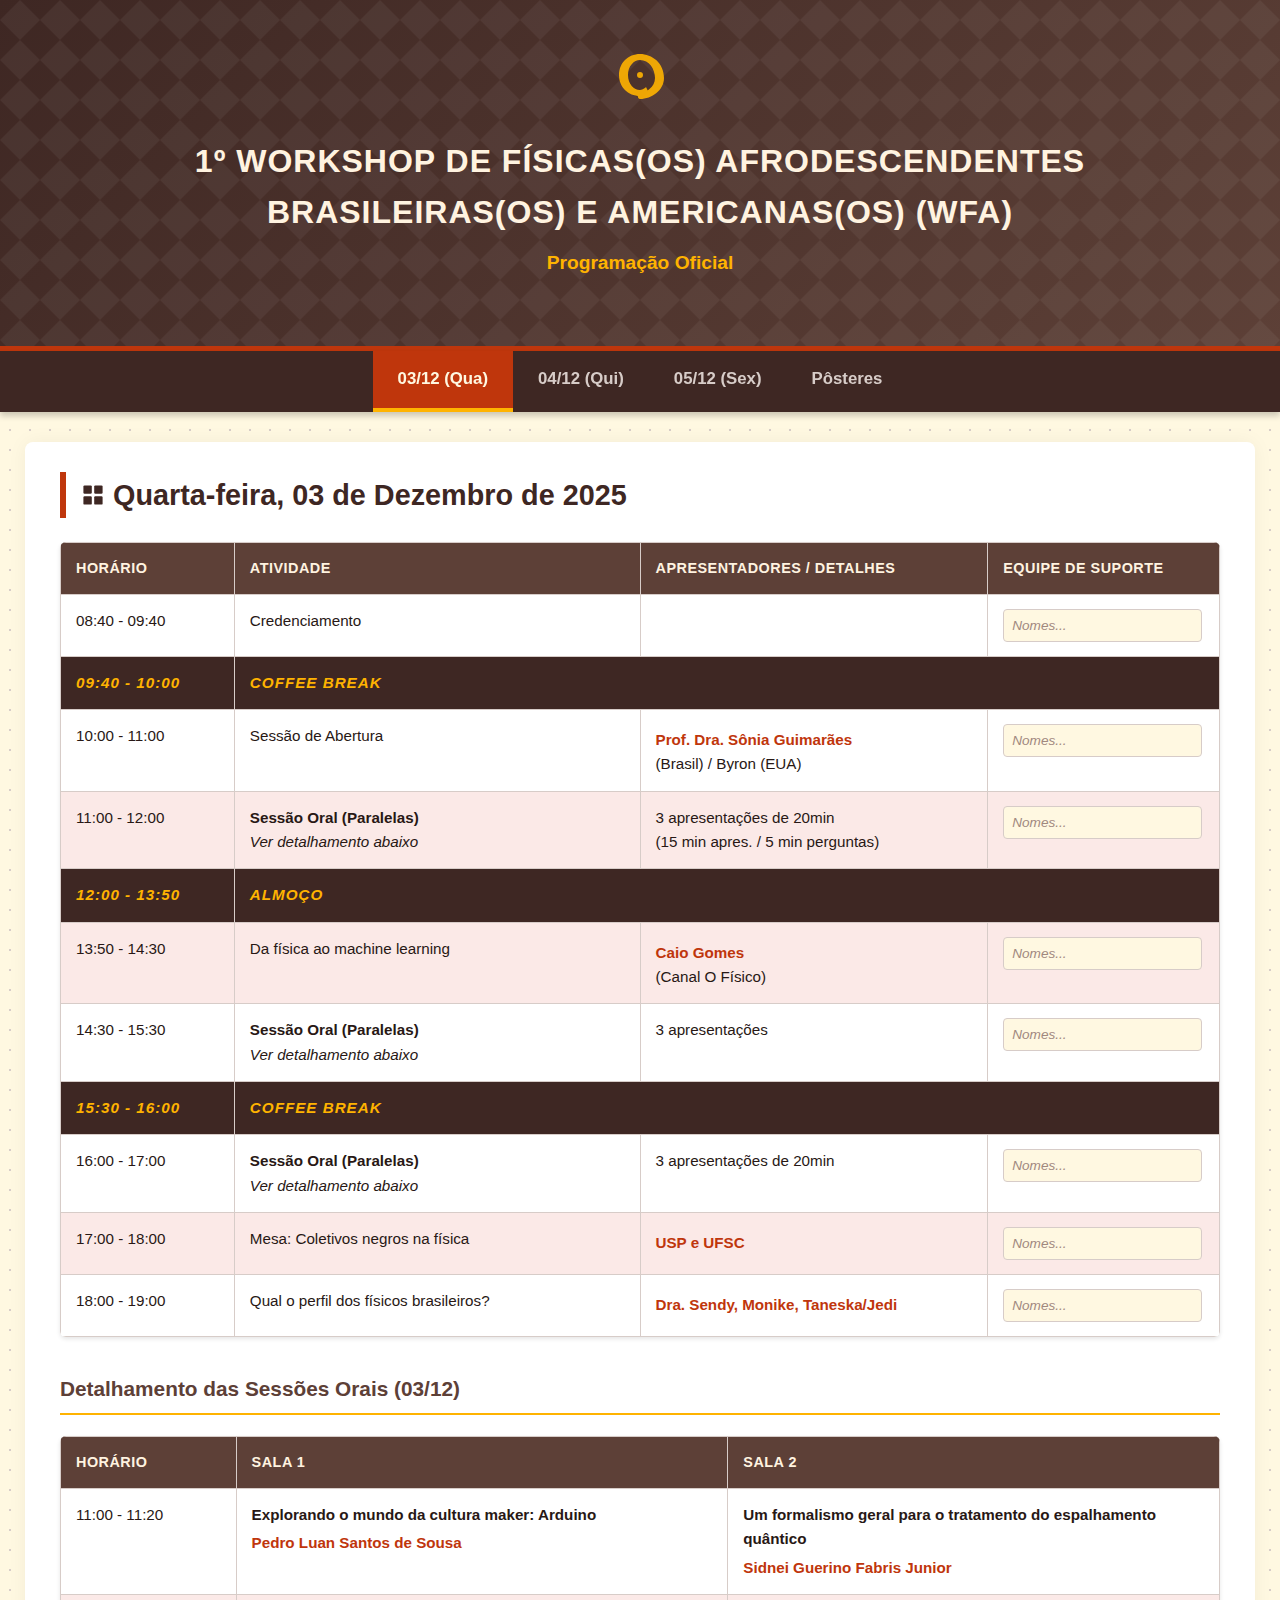
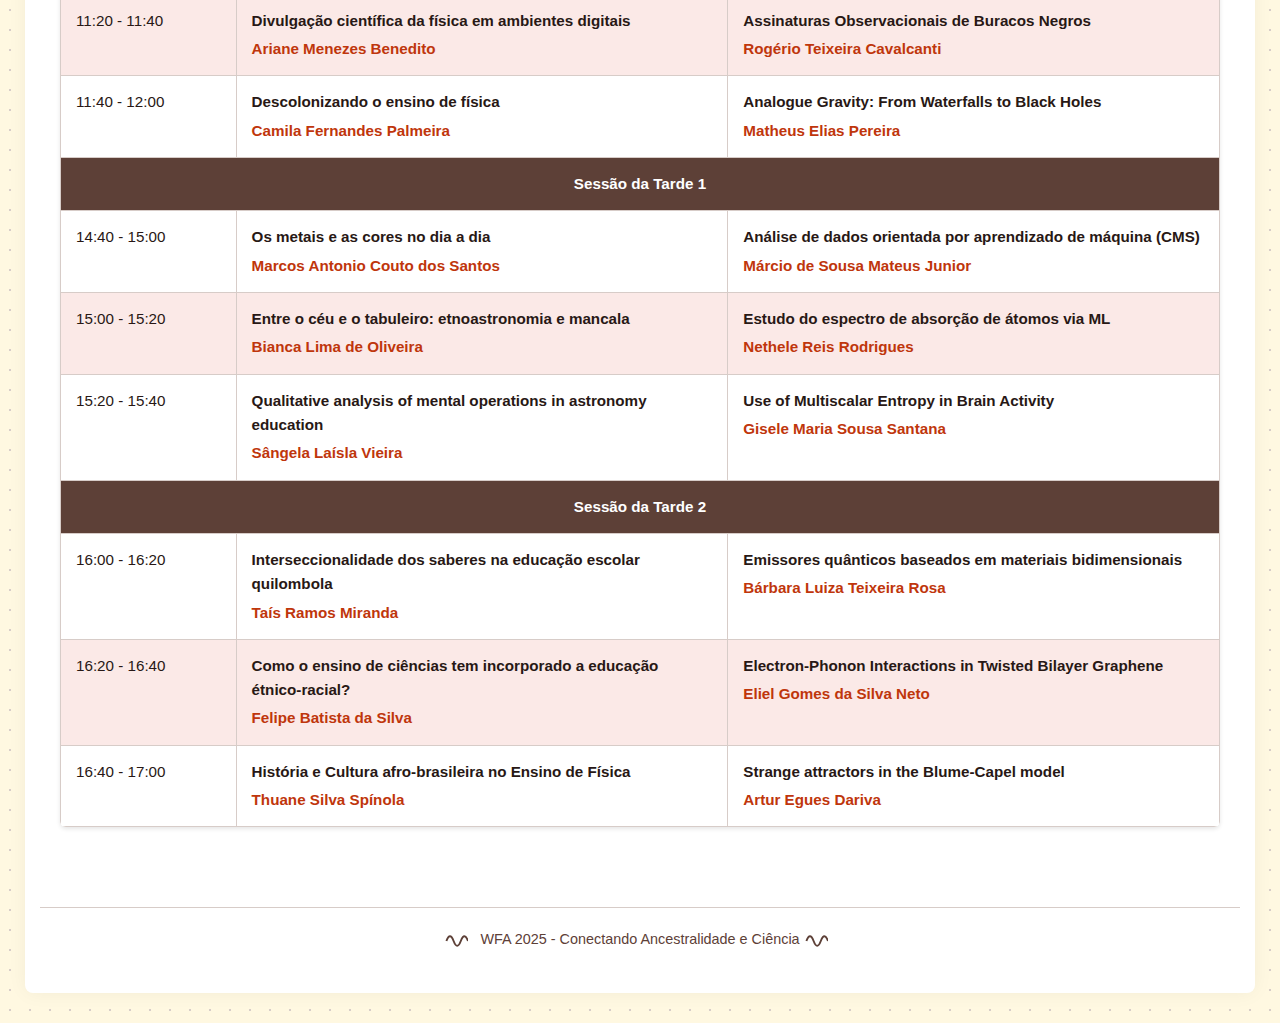
<file: html/programacao_wfa_2025.html>
<!DOCTYPE html>
<html lang="pt-br">
<head>
    <meta charset="UTF-8">
    <meta name="viewport" content="width=device-width, initial-scale=1.0">
    <title>Programação Oficial - I WFA 2025</title>
    <style>
        :root {
            /* Paleta Afro/Terrosa */
            --primary-brown: #3E2723; /* Marrom Café Profundo */
            --secondary-brown: #5D4037; /* Marrom Terra */
            --accent-terracotta: #BF360C; /* Terracota Vibrante */
            --accent-gold: #FFB300; /* Ocre/Dourado */
            --bg-cream: #FBE9E7; /* Bege Suave */
            --bg-paper: #FFF8E1; /* Fundo estilo papel */
            --text-dark: #281815;
            --text-light: #FFF3E0;
            
            /* Cores das Salas */
            --sala1-bg: #EFEBE9; /* Cinza quente */
            --sala2-bg: #FFF3E0; /* Laranja muito pálido */
        }

        body {
            font-family: 'Segoe UI', 'Helvetica Neue', sans-serif;
            margin: 0;
            padding: 0;
            color: var(--text-dark);
            line-height: 1.6;
            background-color: var(--bg-paper);
            background-image: radial-gradient(#D7CCC8 1px, transparent 1px);
            background-size: 20px 20px; /* Textura sutil de pontos */
        }

        /* --- SÍMBOLOS ADINKRA (SVG Classes) --- */
        .adinkra-icon {
            width: 24px;
            height: 24px;
            fill: currentColor;
            vertical-align: middle;
            margin-right: 8px;
            display: inline-block;
        }
        
        .adinkra-large {
            width: 60px;
            height: 60px;
            fill: var(--accent-gold);
            opacity: 0.9;
            margin-bottom: 10px;
        }

        /* --- HEADER --- */
        header {
            background: linear-gradient(135deg, var(--primary-brown) 0%, var(--secondary-brown) 100%);
            color: var(--text-light);
            padding: 3rem 1rem;
            text-align: center;
            border-bottom: 5px solid var(--accent-terracotta);
            position: relative;
            overflow: hidden;
        }

        header::before {
            content: "";
            position: absolute;
            top: 0; left: 0; right: 0; bottom: 0;
            opacity: 0.05;
            background-image: url('data:image/svg+xml;utf8,<svg width="40" height="40" viewBox="0 0 40 40" xmlns="http://www.w3.org/2000/svg"><path d="M20 0L40 20L20 40L0 20Z" fill="%23FFFFFF"/></svg>');
        }

        header h1 {
            margin: 10px 0 0 0;
            font-size: 2rem;
            max-width: 900px;
            margin-left: auto;
            margin-right: auto;
            text-transform: uppercase;
            letter-spacing: 1px;
            position: relative;
            z-index: 2;
        }

        header p {
            margin-top: 10px;
            font-size: 1.2rem;
            color: var(--accent-gold);
            font-weight: bold;
            position: relative;
            z-index: 2;
        }

        /* --- NAVEGAÇÃO --- */
        .nav-container {
            background-color: var(--primary-brown);
            position: sticky;
            top: 0;
            z-index: 100;
            box-shadow: 0 4px 6px rgba(0,0,0,0.2);
        }

        .tabs {
            display: flex;
            justify-content: center;
            list-style: none;
            padding: 0;
            margin: 0;
            overflow-x: auto;
        }

        .tab-btn {
            padding: 15px 25px;
            cursor: pointer;
            font-weight: bold;
            color: #D7CCC8;
            border-bottom: 4px solid transparent;
            transition: all 0.3s;
            white-space: nowrap;
            font-size: 1.05rem;
        }

        .tab-btn:hover {
            background-color: rgba(255,255,255,0.1);
            color: var(--accent-gold);
        }

        .tab-btn.active {
            color: var(--bg-paper);
            background-color: var(--accent-terracotta);
            border-bottom: 4px solid var(--accent-gold);
        }

        /* --- CONTEÚDO --- */
        .container {
            max-width: 1200px;
            margin: 30px auto;
            padding: 0 15px;
            background-color: white;
            box-shadow: 0 0 20px rgba(0,0,0,0.05);
            border-radius: 8px;
            padding-bottom: 20px;
        }

        .tab-content {
            display: none;
            padding: 20px;
            animation: fadeIn 0.6s;
        }

        .tab-content.active {
            display: block;
        }

        @keyframes fadeIn {
            from { opacity: 0; transform: translateY(10px); }
            to { opacity: 1; transform: translateY(0); }
        }

        h2 {
            color: var(--primary-brown);
            border-left: 6px solid var(--accent-terracotta);
            padding-left: 15px;
            margin-top: 10px;
            font-size: 1.8rem;
            display: flex;
            align-items: center;
        }

        h3 {
            color: var(--secondary-brown);
            margin-top: 35px;
            border-bottom: 2px solid var(--accent-gold);
            padding-bottom: 8px;
            font-size: 1.3rem;
        }

        /* --- TABELAS --- */
        .table-responsive {
            overflow-x: auto;
            margin-bottom: 20px;
            border-radius: 6px;
            box-shadow: 0 2px 4px rgba(0,0,0,0.1);
        }

        table {
            width: 100%;
            border-collapse: collapse;
            background-color: white;
            font-size: 0.95rem;
            min-width: 800px;
        }

        th, td {
            padding: 14px 15px;
            border: 1px solid #D7CCC8;
            text-align: left;
            vertical-align: top;
        }

        th {
            background-color: var(--secondary-brown);
            color: var(--text-light);
            font-weight: 600;
            text-transform: uppercase;
            font-size: 0.9rem;
            letter-spacing: 0.5px;
        }

        tr:nth-child(even) {
            background-color: var(--bg-cream);
        }

        tr:hover {
            background-color: #FFCCBC;
        }

        .break-row {
            background-color: var(--primary-brown) !important;
            color: var(--accent-gold);
            font-style: italic;
            text-align: center;
            font-weight: bold;
            text-transform: uppercase;
            letter-spacing: 1px;
        }

        .speaker {
            font-weight: bold;
            color: var(--accent-terracotta);
            display: block;
            margin-top: 4px;
        }

        /* --- INPUTS PARA EQUIPE (4ª Coluna) --- */
        .team-input {
            width: 90%;
            padding: 8px;
            border: 1px solid #D7CCC8;
            border-radius: 4px;
            background-color: #FFF8E1;
            font-family: inherit;
            color: var(--primary-brown);
            transition: border-color 0.3s;
        }

        .team-input:focus {
            outline: none;
            border-color: var(--accent-terracotta);
            background-color: white;
            box-shadow: 0 0 5px rgba(191, 54, 12, 0.2);
        }

        .team-input::placeholder {
            color: #A1887F;
            font-style: italic;
            font-size: 0.85rem;
        }

        /* --- PÔSTERES --- */
        .poster-item {
            background: white;
            border-left: 5px solid var(--secondary-brown);
            padding: 15px;
            margin-bottom: 15px;
            box-shadow: 0 2px 5px rgba(0,0,0,0.05);
            display: flex;
            gap: 15px;
            transition: transform 0.2s;
        }

        .poster-item:hover {
            transform: translateX(5px);
            border-left-color: var(--accent-terracotta);
        }

        .poster-id {
            font-weight: 900;
            color: var(--bg-paper);
            background-color: var(--secondary-brown);
            min-width: 35px;
            height: 35px;
            border-radius: 50%;
            display: flex;
            align-items: center;
            justify-content: center;
            font-size: 1rem;
        }

        .poster-content h4 {
            margin: 0 0 5px 0;
            font-size: 1.05rem;
            color: var(--primary-brown);
        }

        .poster-author {
            color: var(--accent-terracotta);
            font-style: italic;
            font-size: 0.9rem;
            font-weight: 600;
        }

        /* Footer decorativo */
        .footer-deco {
            text-align: center;
            margin-top: 40px;
            padding: 20px;
            color: var(--secondary-brown);
            font-size: 0.9rem;
            border-top: 1px solid #D7CCC8;
        }

        @media (max-width: 768px) {
            .poster-item {
                flex-direction: column;
                gap: 5px;
            }
            header h1 { font-size: 1.5rem; }
            th, td { padding: 10px; font-size: 0.85rem; }
            .team-input { width: 100%; }
        }
    </style>
</head>
<body>

<!-- SVG Definitions (Hidden) -->
<svg style="display: none;">
    <symbol id="icon-sankofa" viewBox="0 0 100 100">
        <path d="M50,10 C30,10 15,25 15,45 C15,65 30,80 50,80 C60,80 65,75 65,75 L60,65 C60,65 55,70 50,70 C40,70 30,60 30,45 C30,30 40,20 50,20 C65,20 75,35 75,50 C75,65 60,75 50,75 C45,75 45,85 50,85 C70,85 90,70 90,50 C90,25 70,10 50,10 Z M50,40 A5,5 0 1,0 50,50 A5,5 0 1,0 50,40 Z"/>
    </symbol>
    <symbol id="icon-mate-masie" viewBox="0 0 100 100">
        <rect x="10" y="10" width="35" height="35" rx="5" />
        <rect x="55" y="10" width="35" height="35" rx="5" />
        <rect x="10" y="55" width="35" height="35" rx="5" />
        <rect x="55" y="55" width="35" height="35" rx="5" />
    </symbol>
    <symbol id="icon-nkyinkyim" viewBox="0 0 100 100">
        <path d="M10,50 Q25,10 40,50 T70,50 T100,50" fill="none" stroke="currentColor" stroke-width="8"/>
    </symbol>
</svg>

<header>
    <svg class="adinkra-large" viewBox="0 0 100 100">
        <use href="#icon-sankofa"></use>
    </svg>
    <h1>1º Workshop de Físicas(os) Afrodescendentes Brasileiras(os) e Americanas(os) (WFA)</h1>
    <p>Programação Oficial</p>
</header>

<div class="nav-container">
    <ul class="tabs">
        <li class="tab-btn active" onclick="openTab('day1')">03/12 (Qua)</li>
        <li class="tab-btn" onclick="openTab('day2')">04/12 (Qui)</li>
        <li class="tab-btn" onclick="openTab('day3')">05/12 (Sex)</li>
        <li class="tab-btn" onclick="openTab('posters')">Pôsteres</li>
    </ul>
</div>

<div class="container">

    <!-- DIA 03/12 -->
    <div id="day1" class="tab-content active">
        <h2>
            <svg class="adinkra-icon"><use href="#icon-mate-masie"></use></svg>
            Quarta-feira, 03 de Dezembro de 2025
        </h2>
        
        <div class="table-responsive">
            <table>
                <thead>
                    <tr>
                        <th width="15%">Horário</th>
                        <th>Atividade</th>
                        <th width="30%">Apresentadores / Detalhes</th>
                        <th width="20%">Equipe de Suporte</th>
                    </tr>
                </thead>
                <tbody>
                    <tr>
                        <td>08:40 - 09:40</td>
                        <td>Credenciamento</td>
                        <td></td>
                        <td><input type="text" class="team-input" placeholder="Nomes..."></td>
                    </tr>
                    <tr class="break-row">
                        <td>09:40 - 10:00</td>
                        <td colspan="3">Coffee Break</td>
                    </tr>
                    <tr>
                        <td>10:00 - 11:00</td>
                        <td>Sessão de Abertura</td>
                        <td><span class="speaker">Prof. Dra. Sônia Guimarães</span> (Brasil) / Byron (EUA)</td>
                        <td><input type="text" class="team-input" placeholder="Nomes..."></td>
                    </tr>
                    <tr>
                        <td>11:00 - 12:00</td>
                        <td><strong>Sessão Oral (Paralelas)</strong><br><em>Ver detalhamento abaixo</em></td>
                        <td>3 apresentações de 20min<br>(15 min apres. / 5 min perguntas)</td>
                        <td><input type="text" class="team-input" placeholder="Nomes..."></td>
                    </tr>
                    <tr class="break-row">
                        <td>12:00 - 13:50</td>
                        <td colspan="3">Almoço</td>
                    </tr>
                    <tr>
                        <td>13:50 - 14:30</td>
                        <td>Da física ao machine learning</td>
                        <td><span class="speaker">Caio Gomes</span> (Canal O Físico)</td>
                        <td><input type="text" class="team-input" placeholder="Nomes..."></td>
                    </tr>
                    <tr>
                        <td>14:30 - 15:30</td>
                        <td><strong>Sessão Oral (Paralelas)</strong><br><em>Ver detalhamento abaixo</em></td>
                        <td>3 apresentações</td>
                        <td><input type="text" class="team-input" placeholder="Nomes..."></td>
                    </tr>
                    <tr class="break-row">
                        <td>15:30 - 16:00</td>
                        <td colspan="3">Coffee Break</td>
                    </tr>
                    <tr>
                        <td>16:00 - 17:00</td>
                        <td><strong>Sessão Oral (Paralelas)</strong><br><em>Ver detalhamento abaixo</em></td>
                        <td>3 apresentações de 20min</td>
                        <td><input type="text" class="team-input" placeholder="Nomes..."></td>
                    </tr>
                    <tr>
                        <td>17:00 - 18:00</td>
                        <td>Mesa: Coletivos negros na física</td>
                        <td><span class="speaker">USP e UFSC</span></td>
                        <td><input type="text" class="team-input" placeholder="Nomes..."></td>
                    </tr>
                    <tr>
                        <td>18:00 - 19:00</td>
                        <td>Qual o perfil dos físicos brasileiros?</td>
                        <td><span class="speaker">Dra. Sendy, Monike, Taneska/Jedi</span></td>
                        <td><input type="text" class="team-input" placeholder="Nomes..."></td>
                    </tr>
                </tbody>
            </table>
        </div>

        <h3>Detalhamento das Sessões Orais (03/12)</h3>
        <div class="table-responsive">
            <table>
                <thead>
                    <tr>
                        <th width="15%">Horário</th>
                        <th width="42%">Sala 1</th>
                        <th width="42%">Sala 2</th>
                    </tr>
                </thead>
                <tbody>
                    <tr>
                        <td>11:00 - 11:20</td>
                        <td>
                            <strong>Explorando o mundo da cultura maker: Arduino</strong><br>
                            <span class="speaker">Pedro Luan Santos de Sousa</span>
                        </td>
                        <td>
                            <strong>Um formalismo geral para o tratamento do espalhamento quântico</strong><br>
                            <span class="speaker">Sidnei Guerino Fabris Junior</span>
                        </td>
                    </tr>
                    <tr>
                        <td>11:20 - 11:40</td>
                        <td>
                            <strong>Divulgação científica da física em ambientes digitais</strong><br>
                            <span class="speaker">Ariane Menezes Benedito</span>
                        </td>
                        <td>
                            <strong>Assinaturas Observacionais de Buracos Negros</strong><br>
                            <span class="speaker">Rogério Teixeira Cavalcanti</span>
                        </td>
                    </tr>
                    <tr>
                        <td>11:40 - 12:00</td>
                        <td>
                            <strong>Descolonizando o ensino de física</strong><br>
                            <span class="speaker">Camila Fernandes Palmeira</span>
                        </td>
                        <td>
                            <strong>Analogue Gravity: From Waterfalls to Black Holes</strong><br>
                            <span class="speaker">Matheus Elias Pereira</span>
                        </td>
                    </tr>
                    <!-- Tarde 1 -->
                    <tr>
                        <td colspan="3" style="background-color: var(--secondary-brown); color: white; text-align: center; font-weight: bold;">Sessão da Tarde 1</td>
                    </tr>
                    <tr>
                        <td>14:40 - 15:00</td>
                        <td>
                            <strong>Os metais e as cores no dia a dia</strong><br>
                            <span class="speaker">Marcos Antonio Couto dos Santos</span>
                        </td>
                        <td>
                            <strong>Análise de dados orientada por aprendizado de máquina (CMS)</strong><br>
                            <span class="speaker">Márcio de Sousa Mateus Junior</span>
                        </td>
                    </tr>
                    <tr>
                        <td>15:00 - 15:20</td>
                        <td>
                            <strong>Entre o céu e o tabuleiro: etnoastronomia e mancala</strong><br>
                            <span class="speaker">Bianca Lima de Oliveira</span>
                        </td>
                        <td>
                            <strong>Estudo do espectro de absorção de átomos via ML</strong><br>
                            <span class="speaker">Nethele Reis Rodrigues</span>
                        </td>
                    </tr>
                    <tr>
                        <td>15:20 - 15:40</td>
                        <td>
                            <strong>Qualitative analysis of mental operations in astronomy education</strong><br>
                            <span class="speaker">Sângela Laísla Vieira</span>
                        </td>
                        <td>
                            <strong>Use of Multiscalar Entropy in Brain Activity</strong><br>
                            <span class="speaker">Gisele Maria Sousa Santana</span>
                        </td>
                    </tr>
                    <!-- Tarde 2 -->
                    <tr>
                        <td colspan="3" style="background-color: var(--secondary-brown); color: white; text-align: center; font-weight: bold;">Sessão da Tarde 2</td>
                    </tr>
                    <tr>
                        <td>16:00 - 16:20</td>
                        <td>
                            <strong>Interseccionalidade dos saberes na educação escolar quilombola</strong><br>
                            <span class="speaker">Taís Ramos Miranda</span>
                        </td>
                        <td>
                            <strong>Emissores quânticos baseados em materiais bidimensionais</strong><br>
                            <span class="speaker">Bárbara Luiza Teixeira Rosa</span>
                        </td>
                    </tr>
                    <tr>
                        <td>16:20 - 16:40</td>
                        <td>
                            <strong>Como o ensino de ciências tem incorporado a educação étnico-racial?</strong><br>
                            <span class="speaker">Felipe Batista da Silva</span>
                        </td>
                        <td>
                            <strong>Electron-Phonon Interactions in Twisted Bilayer Graphene</strong><br>
                            <span class="speaker">Eliel Gomes da Silva Neto</span>
                        </td>
                    </tr>
                    <tr>
                        <td>16:40 - 17:00</td>
                        <td>
                            <strong>História e Cultura afro-brasileira no Ensino de Física</strong><br>
                            <span class="speaker">Thuane Silva Spínola</span>
                        </td>
                        <td>
                            <strong>Strange attractors in the Blume-Capel model</strong><br>
                            <span class="speaker">Artur Egues Dariva</span>
                        </td>
                    </tr>
                </tbody>
            </table>
        </div>
    </div>

    <!-- DIA 04/12 -->
    <div id="day2" class="tab-content">
        <h2>
            <svg class="adinkra-icon"><use href="#icon-mate-masie"></use></svg>
            Quinta-feira, 04 de Dezembro de 2025
        </h2>
        
        <div class="table-responsive">
            <table>
                <thead>
                    <tr>
                        <th width="15%">Horário</th>
                        <th>Atividade</th>
                        <th width="30%">Apresentadores / Detalhes</th>
                        <th width="20%">Equipe de Suporte</th>
                    </tr>
                </thead>
                <tbody>
                    <tr>
                        <td>08:40 - 09:20</td>
                        <td>Desafios para a Educação científica de jovens negras e negros</td>
                        <td><span class="speaker">Prof. Dr. Victor Mancir</span></td>
                        <td><input type="text" class="team-input" placeholder="Nomes..."></td>
                    </tr>
                    <tr class="break-row">
                        <td>09:20 - 09:40</td>
                        <td colspan="3">Coffee Break</td>
                    </tr>
                    <tr>
                        <td>09:40 - 10:40</td>
                        <td>Empreendedorismo científico</td>
                        <td><span class="speaker">SEBRAE</span></td>
                        <td><input type="text" class="team-input" placeholder="Nomes..."></td>
                    </tr>
                    <tr>
                        <td>10:40 - 11:20</td>
                        <td>Primeiros Passos que Mudam Destinos: a importância do CIEE</td>
                        <td><span class="speaker">Centro de Integração Empresa-Escola</span></td>
                        <td><input type="text" class="team-input" placeholder="Nomes..."></td>
                    </tr>
                    <tr>
                        <td>11:20 - 12:20</td>
                        <td><strong>Sessão Oral (Paralelas)</strong><br><em>Ver detalhamento abaixo</em></td>
                        <td></td>
                        <td><input type="text" class="team-input" placeholder="Nomes..."></td>
                    </tr>
                    <tr class="break-row">
                        <td>12:20 - 14:00</td>
                        <td colspan="3">Almoço</td>
                    </tr>
                    <tr>
                        <td>14:00 - 14:40</td>
                        <td>Centros de Excelência Científica e a Construção de Caminhos para a Comunidade Negra</td>
                        <td><span class="speaker">Prof. Dr. Thoroh</span> (Mackenzie/SENAI-SP)</td>
                        <td><input type="text" class="team-input" placeholder="Nomes..."></td>
                    </tr>
                    <tr>
                        <td>14:40 - 15:20</td>
                        <td>Profissionais de Física Médica: O que Fazem e Onde Trabalham</td>
                        <td><span class="speaker">Dra. Geórgia Joana</span></td>
                        <td><input type="text" class="team-input" placeholder="Nomes..."></td>
                    </tr>
                    <tr>
                        <td>15:20 - 16:20</td>
                        <td>Física no futuro do trabalho</td>
                        <td><span class="speaker">Juliana</span></td>
                        <td><input type="text" class="team-input" placeholder="Nomes..."></td>
                    </tr>
                    <tr>
                        <td>16:20 - 17:20</td>
                        <td>Coffee break + <strong>Sessão Pôster</strong></td>
                        <td>Ver aba "Pôsteres"</td>
                        <td><input type="text" class="team-input" placeholder="Nomes..."></td>
                    </tr>
                    <tr>
                        <td>17:20 - 18:00</td>
                        <td>Astrofísica de partículas: Matéria Escura</td>
                        <td><span class="speaker">Ana Apleiade</span></td>
                        <td><input type="text" class="team-input" placeholder="Nomes..."></td>
                    </tr>
                    <tr>
                        <td>18:00 - 19:00</td>
                        <td>Atravessando Barreiras: Experiências de Permanência na Pós-Graduação</td>
                        <td><span class="speaker">Dra. Gleice, Dr. Eduardo e Dr. Diego</span></td>
                        <td><input type="text" class="team-input" placeholder="Nomes..."></td>
                    </tr>
                </tbody>
            </table>
        </div>

        <h3>Detalhamento das Sessões Orais (04/12)</h3>
        <div class="table-responsive">
            <table>
                <thead>
                    <tr>
                        <th width="15%">Horário</th>
                        <th width="42%">Sala 1</th>
                        <th width="42%">Sala 2</th>
                    </tr>
                </thead>
                <tbody>
                    <tr>
                        <td>11:20 - 11:40</td>
                        <td>
                            <strong>Conhecimento de física para fora do ambiente educacional</strong><br>
                            <span class="speaker">Paulo Roberto Santos Nunes Júnior</span>
                        </td>
                        <td>
                            <strong>Investigação das propriedades magnéticas de ferrofluidos</strong><br>
                            <span class="speaker">Pedro Daoud Bianchini dos Santos</span>
                        </td>
                    </tr>
                    <tr>
                        <td>11:40 - 12:00</td>
                        <td>
                            <strong>Projeto de Live Paint: Homenagem a Sonia Guimarães</strong><br>
                            <span class="speaker">Alana de Oliveira Teixeira</span>
                        </td>
                        <td>
                            <strong>Collagen mapping by extracellular matrix remodeling</strong><br>
                            <span class="speaker">Luisa Helena do Carmo Araújo</span>
                        </td>
                    </tr>
                    <tr>
                        <td>12:00 - 12:20</td>
                        <td>
                            <strong>Homophilic Effects on Economic Inequality</strong><br>
                            <span class="speaker">Thiago Dias</span>
                        </td>
                        <td>
                            <strong>Influence of the Electron Transport Layer on Organic solar cells</strong><br>
                            <span class="speaker">Diego Fernando Silva Sousa</span>
                        </td>
                    </tr>
                </tbody>
            </table>
        </div>
    </div>

    <!-- DIA 05/12 -->
    <div id="day3" class="tab-content">
        <h2>
            <svg class="adinkra-icon"><use href="#icon-mate-masie"></use></svg>
            Sexta-feira, 05 de Dezembro de 2025
        </h2>
        
        <div class="table-responsive">
            <table>
                <thead>
                    <tr>
                        <th width="15%">Horário</th>
                        <th>Atividade</th>
                        <th width="30%">Apresentadores / Detalhes</th>
                        <th width="20%">Equipe de Suporte</th>
                    </tr>
                </thead>
                <tbody>
                    <tr>
                        <td>08:40 - 09:20</td>
                        <td>Diretrizes para as Relações Etnico raciais no Ensino Superior</td>
                        <td><span class="speaker">Prof. Dra. Ana Maria Do Espirito Santo Slapnik</span> (UNIFESP)</td>
                        <td><input type="text" class="team-input" placeholder="Nomes..."></td>
                    </tr>
                    <tr class="break-row">
                        <td>09:20 - 09:40</td>
                        <td colspan="3">Coffee Break</td>
                    </tr>
                    <tr>
                        <td>09:40 - 10:20</td>
                        <td>You don’t look like a Physicist</td>
                        <td><span class="speaker">Prof. Dr. Antônio Santos</span></td>
                        <td><input type="text" class="team-input" placeholder="Nomes..."></td>
                    </tr>
                    <tr>
                        <td>10:20 - 11:00</td>
                        <td>Plasmas: do Macro ao micro</td>
                        <td><span class="speaker">Dr. Eduardo Aragão</span></td>
                        <td><input type="text" class="team-input" placeholder="Nomes..."></td>
                    </tr>
                    <tr>
                        <td>11:00 - 12:00</td>
                        <td><strong>Sessão Oral</strong><br><em>Ver detalhamento abaixo</em></td>
                        <td>3 apresentações</td>
                        <td><input type="text" class="team-input" placeholder="Nomes..."></td>
                    </tr>
                    <tr class="break-row">
                        <td>12:00 - 13:40</td>
                        <td colspan="3">Almoço</td>
                    </tr>
                    <tr>
                        <td>13:40 - 14:30</td>
                        <td>Dinâmica de carga em sistemas eletroquímicos</td>
                        <td><span class="speaker">Dra. Carleane</span></td>
                        <td><input type="text" class="team-input" placeholder="Nomes..."></td>
                    </tr>
                    <tr>
                        <td>14:30 - 15:10</td>
                        <td>Quando a Física e a Química se encontram</td>
                        <td><span class="speaker">Prof. Dra. Sendy Nascimento</span></td>
                        <td><input type="text" class="team-input" placeholder="Nomes..."></td>
                    </tr>
                    <tr class="break-row">
                        <td>15:10 - 16:10</td>
                        <td colspan="3">Coffee break + <strong>Sessão Pôster</strong></td>
                    </tr>
                    <tr>
                        <td>16:10 - 17:00</td>
                        <td>Ultrafast Atomic Dynamics and Magnetism in Low-dimensions</td>
                        <td><span class="speaker">Prof. Dr. Byron K. Freelon</span> (USA)</td>
                        <td><input type="text" class="team-input" placeholder="Nomes..."></td>
                    </tr>
                    <tr>
                        <td>17:00 - 18:00</td>
                        <td>Sessão Pitch</td>
                        <td></td>
                        <td><input type="text" class="team-input" placeholder="Nomes..."></td>
                    </tr>
                    <tr>
                        <td>19:00</td>
                        <td>Jantar de Encerramento</td>
                        <td></td>
                        <td><input type="text" class="team-input" placeholder="Nomes..."></td>
                    </tr>
                </tbody>
            </table>
        </div>

        <h3>Detalhamento das Sessões Orais (05/12)</h3>
        <div class="table-responsive">
            <table>
                <thead>
                    <tr>
                        <th width="15%">Horário</th>
                        <th>Título</th>
                        <th width="30%">Apresentador(a)</th>
                    </tr>
                </thead>
                <tbody>
                    <tr>
                        <td>11:00 - 11:20</td>
                        <td>Vozes e representatividade de mulheres negras nas ciências: um olhar para o ensino de física</td>
                        <td><span class="speaker">Priscila Diogo Dias</span></td>
                    </tr>
                    <tr>
                        <td>11:20 - 11:40</td>
                        <td>Siga o líder: dinâmica da seleção sexual em caranguejos-violinistas</td>
                        <td><span class="speaker">Karla Beatriz do Carmo Batista</span></td>
                    </tr>
                    <tr>
                        <td>11:40 - 12:00</td>
                        <td>Carreira Científica Fora do Brasil: Da Cover Letter ao LinkedIn</td>
                        <td><span class="speaker">Carleane P.S.Reis</span></td>
                    </tr>
                </tbody>
            </table>
        </div>
    </div>

    <!-- POSTERES -->
    <div id="posters" class="tab-content">
        <h2>
            <svg class="adinkra-icon"><use href="#icon-mate-masie"></use></svg>
            Sessão de Pôsteres
        </h2>
        <p>As sessões de pôsteres ocorrem durante os intervalos de Coffee Break nos dias 04/12 e 05/12.</p>

        <h3>Dia 04/12/2025</h3>
        
        <div class="poster-item">
            <div class="poster-id">1</div>
            <div class="poster-content">
                <h4>Establishing the crystal structure and phonon modes of triclinic Sn₃O₄ nanowires</h4>
                <div class="poster-author">JOSE ROMARIO DE SOUSA LIMA</div>
            </div>
        </div>

        <div class="poster-item">
            <div class="poster-id">2</div>
            <div class="poster-content">
                <h4>Análise Cartográfica sob a Óptica da Física: Um Olhar Decolonial</h4>
                <div class="poster-author">FERNANDO HENRIQUE MARTINS DA SILVA</div>
            </div>
        </div>

        <div class="poster-item">
            <div class="poster-id">3</div>
            <div class="poster-content">
                <h4>Otimização de filmes finos de óxido de cério para a implementação em amostras com magnetização perpendicular</h4>
                <div class="poster-author">REBECA GONÇALVES PEREIRA</div>
            </div>
        </div>

        <div class="poster-item">
            <div class="poster-id">4</div>
            <div class="poster-content">
                <h4>Desenvolvimento de miniestação atmosférica e acompanhamento de dados meteorológicos</h4>
                <div class="poster-author">MATHEUS TEIXEIRA DOS SANTOS</div>
            </div>
        </div>

        <div class="poster-item">
            <div class="poster-id">5</div>
            <div class="poster-content">
                <h4>Educational Robotics and Significant Learning in Physics</h4>
                <div class="poster-author">MARCEL CASTRO CANTANHEDE ARAÚJO</div>
            </div>
        </div>

        <div class="poster-item">
            <div class="poster-id">6</div>
            <div class="poster-content">
                <h4>ESTUDO DOS PADRÕES DE SPECKLE DINÂMICO PARA AVALIAR O TEMPO CARACTERÍSTICO DE SECAGEM DE ACETONA</h4>
                <div class="poster-author">RAIANE APARECIDA ROZA DE CAMPOS</div>
            </div>
        </div>

        <div class="poster-item">
            <div class="poster-id">8</div>
            <div class="poster-content">
                <h4>Tratamento Térmico de Vidros com Resíduos para Melhoria das Propriedades Ópticas e Mecânicas</h4>
                <div class="poster-author">VALESKA CARNEIRO DOS SANTOS</div>
            </div>
        </div>

        <div class="poster-item">
            <div class="poster-id">9</div>
            <div class="poster-content">
                <h4>PRODUÇÃO DE ÓTICAS ATRAVÉS DA IMPRESSÃO 3D: UMA EXPLORAÇÃO DA TÉCNICA DE ESTEREOLITOGRAFIA</h4>
                <div class="poster-author">IGOR SOUZA ALCANTARA</div>
            </div>
        </div>

        <div class="poster-item">
            <div class="poster-id">10</div>
            <div class="poster-content">
                <h4>Estrelas Além do Tempo no Brasil: A Luta e o Pioneirismo de Mulheres Negras na Física</h4>
                <div class="poster-author">ERICK SANTANA DOS SANTOS</div>
            </div>
        </div>

        <div class="poster-item">
            <div class="poster-id">11</div>
            <div class="poster-content">
                <h4>OPERAÇÃO DO OBSERVATÓRIO DO CAMPUS</h4>
                <div class="poster-author">SUELLEN DE GOES CAMILO</div>
            </div>
        </div>

        <div class="poster-item">
            <div class="poster-id">12</div>
            <div class="poster-content">
                <h4>Determination of Atmospheric Parameters for M Dwarf Stars in the Praesepe Open Cluster</h4>
                <div class="poster-author">MADALENA NAIR COSTA MAIA</div>
            </div>
        </div>

        <div class="poster-item">
            <div class="poster-id">13</div>
            <div class="poster-content">
                <h4>Non-parametric reconstructions of the cosmic curvature</h4>
                <div class="poster-author">MARIANA LOPES DA SILVA DIAS</div>
            </div>
        </div>

        <div class="poster-item">
            <div class="poster-id">14</div>
            <div class="poster-content">
                <h4>Laser-Induced Graphene: a versatile material for electronics, sensing, and energy applications</h4>
                <div class="poster-author">NIRTON CRISTI SILVA VIEIRA</div>
            </div>
        </div>

        <h3>Dia 05/12/2025</h3>

        <div class="poster-item">
            <div class="poster-id">16</div>
            <div class="poster-content">
                <h4>Ciência, voz e equidade: o papel do Coletivo ‘Ciência na Escuta’ na divulgação científica antirracista</h4>
                <div class="poster-author">JOSE CASSIMIRO DA SILVA</div>
            </div>
        </div>

        <div class="poster-item">
            <div class="poster-id">17</div>
            <div class="poster-content">
                <h4>Estudos sobre a equação de Duffin-Kemmer-Petiau Galileana</h4>
                <div class="poster-author">LUZIMAGNO GOES DOS SANTOS JUNIOR</div>
            </div>
        </div>

        <div class="poster-item">
            <div class="poster-id">18</div>
            <div class="poster-content">
                <h4>Panorama da Alfabetização de Jovens, Adultos e Idosos no Município de Piranhas</h4>
                <div class="poster-author">Ataui Franklin Santos de Deus</div>
            </div>
        </div>

        <div class="poster-item">
            <div class="poster-id">19</div>
            <div class="poster-content">
                <h4>MECÂNICA EXPERIMENTAL COM IMAGENS: PÊNDULO INTERROMPIDO</h4>
                <div class="poster-author">Lavínia dos Santos Gois</div>
            </div>
        </div>

        <div class="poster-item">
            <div class="poster-id">20</div>
            <div class="poster-content">
                <h4>Observatório Abrahão de Moraes Encontra Nova Forma de Divulgação Científica com Boletim Digital</h4>
                <div class="poster-author">Hellen Pantoja Ferreira</div>
            </div>
        </div>

        <div class="poster-item">
            <div class="poster-id">21</div>
            <div class="poster-content">
                <h4>ESTUDO TEÓRICO DE SISTEMAS MOLECULARES MAGNÉTICOS COM APLICAÇÕES EM COMPUTAÇÃO QUÂNTICA</h4>
                <div class="poster-author">LUIGI MUNIZ ROCHA</div>
            </div>
        </div>

        <div class="poster-item">
            <div class="poster-id">22</div>
            <div class="poster-content">
                <h4>Determinação Teórica das Seções de Choque de Ionização da Piridina por Impacto de Elétrons</h4>
                <div class="poster-author">Lucas C. C. Santos</div>
            </div>
        </div>

        <div class="poster-item">
            <div class="poster-id">23</div>
            <div class="poster-content">
                <h4>Sistemas Mecânicos Riemannianos</h4>
                <div class="poster-author">GLAENE SANTOS SANTIAGO MENDONÇA</div>
            </div>
        </div>

        <div class="poster-item">
            <div class="poster-id">24</div>
            <div class="poster-content">
                <h4>Um Modelo Probabilístico para a Classificação Incremental de Objetos através de Contextos</h4>
                <div class="poster-author">DIEGO REINER VILLA RECHARTE</div>
            </div>
        </div>

        <div class="poster-item">
            <div class="poster-id">25</div>
            <div class="poster-content">
                <h4>Aprendizagem Significativa e Fótons: Ondas de Luz e o Efeito Fotoelétrico utilizando Arduino</h4>
                <div class="poster-author">Breno Vieira Pimentel</div>
            </div>
        </div>

        <div class="poster-item">
            <div class="poster-id">26</div>
            <div class="poster-content">
                <h4>ESTUDO DA ENCRUSTAÇÃO EM ROCHAS SILICÁTICAS DE MASSAPÊ-CE</h4>
                <div class="poster-author">JOÃO VICTOR DOS SANTOS SILVA</div>
            </div>
        </div>

    </div>

    <div class="footer-deco">
        <svg class="adinkra-icon"><use href="#icon-nkyinkyim"></use></svg>
        WFA 2025 - Conectando Ancestralidade e Ciência
        <svg class="adinkra-icon"><use href="#icon-nkyinkyim"></use></svg>
    </div>

</div>

<script>
    function openTab(tabName) {
        // Hide all tab content
        var i, tabContent, tabBtns;
        tabContent = document.getElementsByClassName("tab-content");
        for (i = 0; i < tabContent.length; i++) {
            tabContent[i].style.display = "none";
            tabContent[i].classList.remove("active");
        }

        // Remove active class from buttons
        tabBtns = document.getElementsByClassName("tab-btn");
        for (i = 0; i < tabBtns.length; i++) {
            tabBtns[i].classList.remove("active");
        }

        // Show current tab and add active class to button
        document.getElementById(tabName).style.display = "block";
        document.getElementById(tabName).classList.add("active");
        
        // Find the button that called this function and add active class
        event.currentTarget.classList.add("active");
    }
</script>

</body>
</html>
</file>
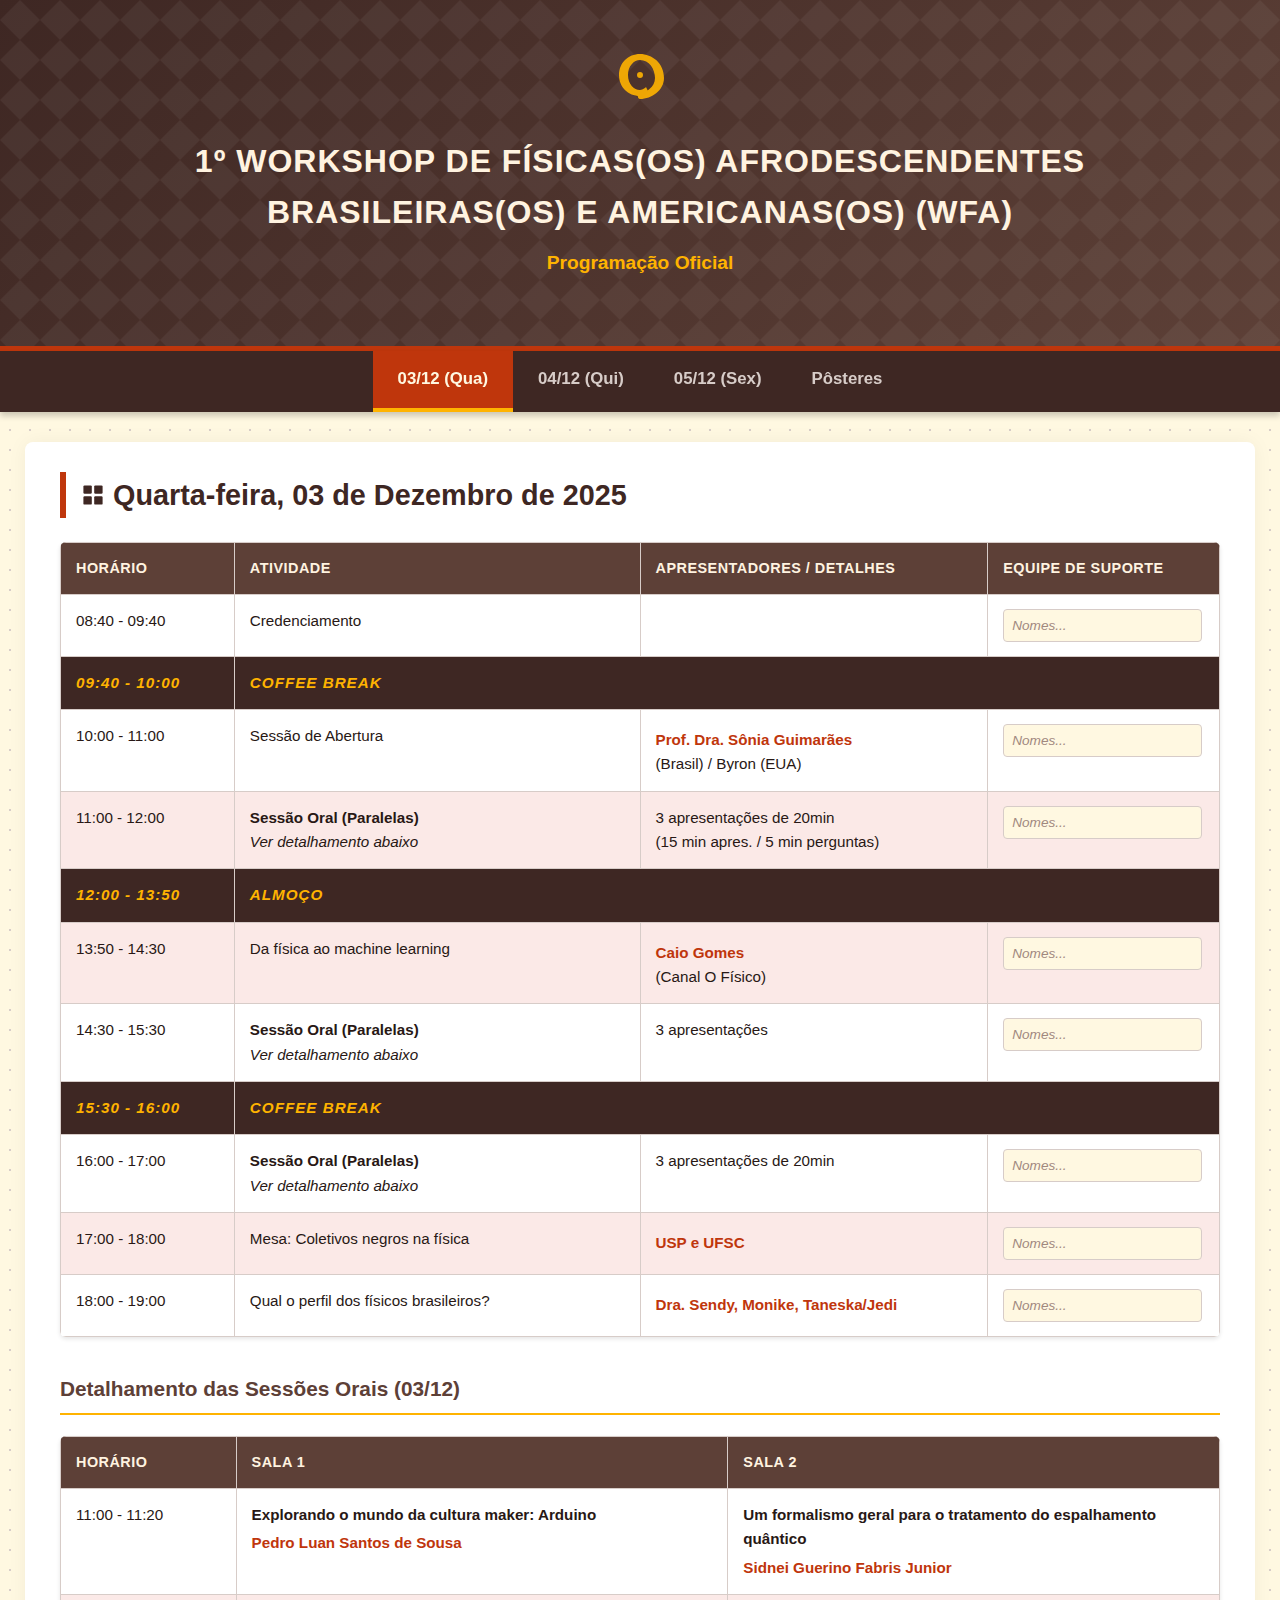
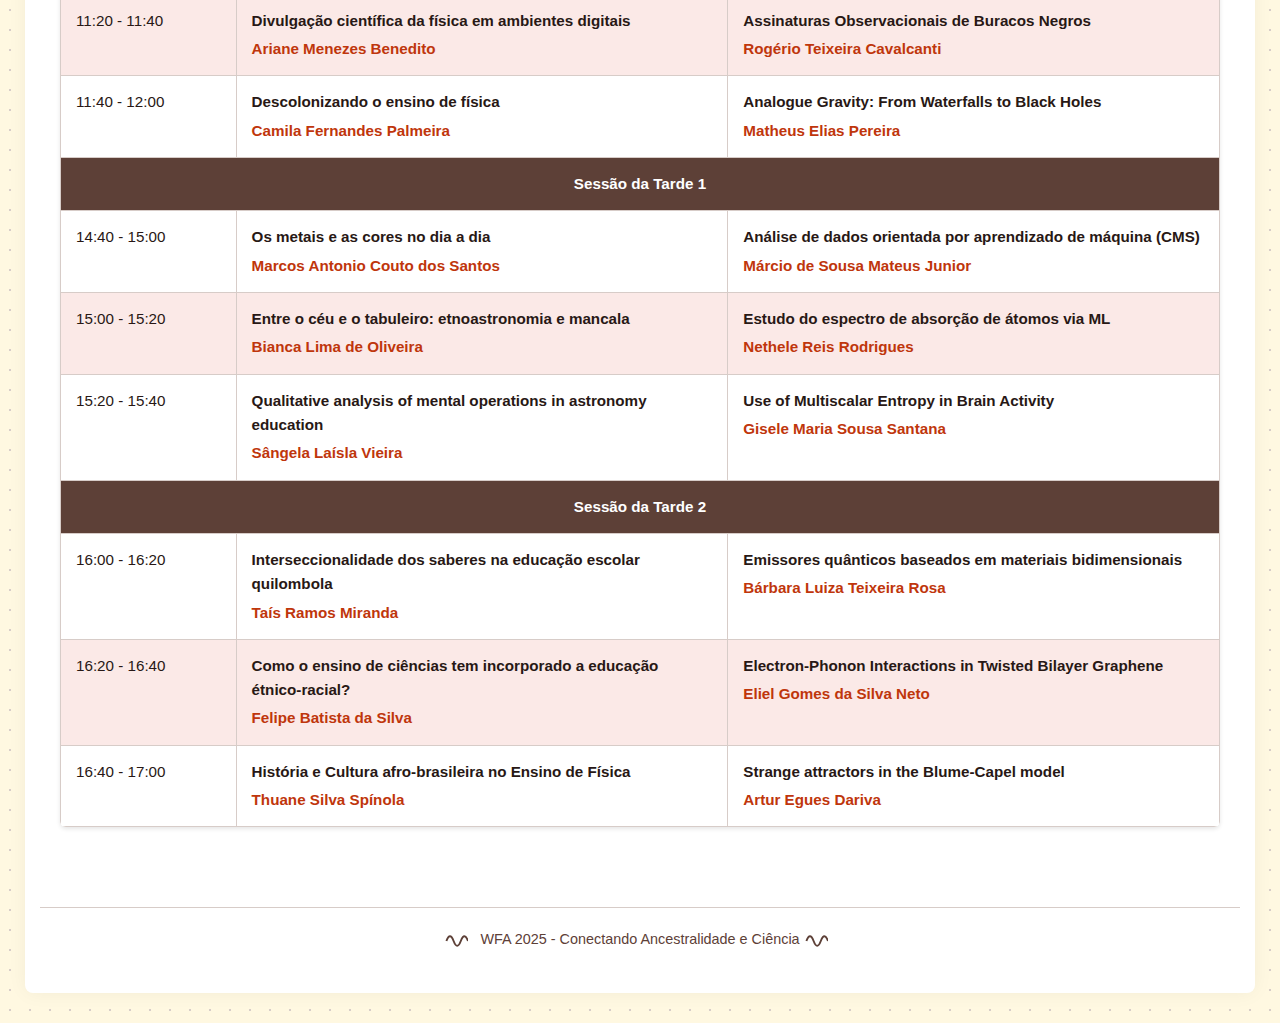
<file: html/Programacao_wfa_2025_Paisagem.html>
<!DOCTYPE html>
<html lang="pt-br">
<head>
    <meta charset="UTF-8">
    <meta name="viewport" content="width=device-width, initial-scale=1.0">
    <title>Programação Oficial - I WFA 2025</title>
    <style>
        :root {
            /* Paleta Afro/Terrosa */
            --primary-brown: #3E2723; /* Marrom Café Profundo */
            --secondary-brown: #5D4037; /* Marrom Terra */
            --accent-terracotta: #BF360C; /* Terracota Vibrante */
            --accent-gold: #FFB300; /* Ocre/Dourado */
            --bg-cream: #FBE9E7; /* Bege Suave */
            --bg-paper: #FFF8E1; /* Fundo estilo papel */
            --text-dark: #281815;
            --text-light: #FFF3E0;
            
            /* Cores das Salas */
            --sala1-bg: #EFEBE9; /* Cinza quente */
            --sala2-bg: #FFF3E0; /* Laranja muito pálido */
        }

        body {
            font-family: 'Segoe UI', 'Helvetica Neue', sans-serif;
            margin: 0;
            padding: 0;
            color: var(--text-dark);
            line-height: 1.6;
            background-color: var(--bg-paper);
            background-image: radial-gradient(#D7CCC8 1px, transparent 1px);
            background-size: 20px 20px; /* Textura sutil de pontos */
        }

        /* --- SÍMBOLOS ADINKRA (SVG Classes) --- */
        .adinkra-icon {
            width: 24px;
            height: 24px;
            fill: currentColor;
            vertical-align: middle;
            margin-right: 8px;
            display: inline-block;
        }
        
        .adinkra-large {
            width: 60px;
            height: 60px;
            fill: var(--accent-gold);
            opacity: 0.9;
            margin-bottom: 10px;
        }

        /* --- HEADER --- */
        header {
            background: linear-gradient(135deg, var(--primary-brown) 0%, var(--secondary-brown) 100%);
            color: var(--text-light);
            padding: 3rem 1rem;
            text-align: center;
            border-bottom: 5px solid var(--accent-terracotta);
            position: relative;
            overflow: hidden;
        }

        header::before {
            content: "";
            position: absolute;
            top: 0; left: 0; right: 0; bottom: 0;
            opacity: 0.05;
            background-image: url('data:image/svg+xml;utf8,<svg width="40" height="40" viewBox="0 0 40 40" xmlns="http://www.w3.org/2000/svg"><path d="M20 0L40 20L20 40L0 20Z" fill="%23FFFFFF"/></svg>');
        }

        header h1 {
            margin: 10px 0 0 0;
            font-size: 2rem;
            max-width: 900px;
            margin-left: auto;
            margin-right: auto;
            text-transform: uppercase;
            letter-spacing: 1px;
            position: relative;
            z-index: 2;
        }

        header p {
            margin-top: 10px;
            font-size: 1.2rem;
            color: var(--accent-gold);
            font-weight: bold;
            position: relative;
            z-index: 2;
        }

        /* --- NAVEGAÇÃO --- */
        .nav-container {
            background-color: var(--primary-brown);
            position: sticky;
            top: 0;
            z-index: 100;
            box-shadow: 0 4px 6px rgba(0,0,0,0.2);
        }

        .tabs {
            display: flex;
            justify-content: center;
            list-style: none;
            padding: 0;
            margin: 0;
            overflow-x: auto;
        }

        .tab-btn {
            padding: 15px 25px;
            cursor: pointer;
            font-weight: bold;
            color: #D7CCC8;
            border-bottom: 4px solid transparent;
            transition: all 0.3s;
            white-space: nowrap;
            font-size: 1.05rem;
        }

        .tab-btn:hover {
            background-color: rgba(255,255,255,0.1);
            color: var(--accent-gold);
        }

        .tab-btn.active {
            color: var(--bg-paper);
            background-color: var(--accent-terracotta);
            border-bottom: 4px solid var(--accent-gold);
        }

        /* --- CONTEÚDO --- */
        .container {
            max-width: 1200px;
            margin: 30px auto;
            padding: 0 15px;
            background-color: white;
            box-shadow: 0 0 20px rgba(0,0,0,0.05);
            border-radius: 8px;
            padding-bottom: 20px;
        }

        .tab-content {
            display: none;
            padding: 20px;
            animation: fadeIn 0.6s;
        }

        .tab-content.active {
            display: block;
        }

        @keyframes fadeIn {
            from { opacity: 0; transform: translateY(10px); }
            to { opacity: 1; transform: translateY(0); }
        }

        h2 {
            color: var(--primary-brown);
            border-left: 6px solid var(--accent-terracotta);
            padding-left: 15px;
            margin-top: 10px;
            font-size: 1.8rem;
            display: flex;
            align-items: center;
        }

        h3 {
            color: var(--secondary-brown);
            margin-top: 35px;
            border-bottom: 2px solid var(--accent-gold);
            padding-bottom: 8px;
            font-size: 1.3rem;
        }

        /* --- TABELAS --- */
        .table-responsive {
            overflow-x: auto;
            margin-bottom: 20px;
            border-radius: 6px;
            box-shadow: 0 2px 4px rgba(0,0,0,0.1);
        }

        table {
            width: 100%;
            border-collapse: collapse;
            background-color: white;
            font-size: 0.95rem;
            min-width: 800px;
        }

        th, td {
            padding: 14px 15px;
            border: 1px solid #D7CCC8;
            text-align: left;
            vertical-align: top;
        }

        th {
            background-color: var(--secondary-brown);
            color: var(--text-light);
            font-weight: 600;
            text-transform: uppercase;
            font-size: 0.9rem;
            letter-spacing: 0.5px;
        }

        tr:nth-child(even) {
            background-color: var(--bg-cream);
        }

        tr:hover {
            background-color: #FFCCBC;
        }

        .break-row {
            background-color: var(--primary-brown) !important;
            color: var(--accent-gold);
            font-style: italic;
            text-align: center;
            font-weight: bold;
            text-transform: uppercase;
            letter-spacing: 1px;
        }

        .speaker {
            font-weight: bold;
            color: var(--accent-terracotta);
            display: block;
            margin-top: 4px;
        }

        /* --- INPUTS PARA EQUIPE (4ª Coluna) --- */
        .team-input {
            width: 90%;
            padding: 8px;
            border: 1px solid #D7CCC8;
            border-radius: 4px;
            background-color: #FFF8E1;
            font-family: inherit;
            color: var(--primary-brown);
            transition: border-color 0.3s;
        }

        .team-input:focus {
            outline: none;
            border-color: var(--accent-terracotta);
            background-color: white;
            box-shadow: 0 0 5px rgba(191, 54, 12, 0.2);
        }

        .team-input::placeholder {
            color: #A1887F;
            font-style: italic;
            font-size: 0.85rem;
        }

        /* --- PÔSTERES --- */
        .poster-item {
            background: white;
            border-left: 5px solid var(--secondary-brown);
            padding: 15px;
            margin-bottom: 15px;
            box-shadow: 0 2px 5px rgba(0,0,0,0.05);
            display: flex;
            gap: 15px;
            transition: transform 0.2s;
        }

        .poster-item:hover {
            transform: translateX(5px);
            border-left-color: var(--accent-terracotta);
        }

        .poster-id {
            font-weight: 900;
            color: var(--bg-paper);
            background-color: var(--secondary-brown);
            min-width: 35px;
            height: 35px;
            border-radius: 50%;
            display: flex;
            align-items: center;
            justify-content: center;
            font-size: 1rem;
        }

        .poster-content h4 {
            margin: 0 0 5px 0;
            font-size: 1.05rem;
            color: var(--primary-brown);
        }

        .poster-author {
            color: var(--accent-terracotta);
            font-style: italic;
            font-size: 0.9rem;
            font-weight: 600;
        }

        /* Footer decorativo */
        .footer-deco {
            text-align: center;
            margin-top: 40px;
            padding: 20px;
            color: var(--secondary-brown);
            font-size: 0.9rem;
            border-top: 1px solid #D7CCC8;
        }

        @media (max-width: 768px) {
            .poster-item {
                flex-direction: column;
                gap: 5px;
            }
            header h1 { font-size: 1.5rem; }
            th, td { padding: 10px; font-size: 0.85rem; }
            .team-input { width: 100%; }
        }
    </style>
</head>
<body>

<!-- SVG Definitions (Hidden) -->
<svg style="display: none;">
    <symbol id="icon-sankofa" viewBox="0 0 100 100">
        <path d="M50,10 C30,10 15,25 15,45 C15,65 30,80 50,80 C60,80 65,75 65,75 L60,65 C60,65 55,70 50,70 C40,70 30,60 30,45 C30,30 40,20 50,20 C65,20 75,35 75,50 C75,65 60,75 50,75 C45,75 45,85 50,85 C70,85 90,70 90,50 C90,25 70,10 50,10 Z M50,40 A5,5 0 1,0 50,50 A5,5 0 1,0 50,40 Z"/>
    </symbol>
    <symbol id="icon-mate-masie" viewBox="0 0 100 100">
        <rect x="10" y="10" width="35" height="35" rx="5" />
        <rect x="55" y="10" width="35" height="35" rx="5" />
        <rect x="10" y="55" width="35" height="35" rx="5" />
        <rect x="55" y="55" width="35" height="35" rx="5" />
    </symbol>
    <symbol id="icon-nkyinkyim" viewBox="0 0 100 100">
        <path d="M10,50 Q25,10 40,50 T70,50 T100,50" fill="none" stroke="currentColor" stroke-width="8"/>
    </symbol>
</svg>

<header>
    <svg class="adinkra-large" viewBox="0 0 100 100">
        <use href="#icon-sankofa"></use>
    </svg>
    <h1>1º Workshop de Físicas(os) Afrodescendentes Brasileiras(os) e Americanas(os) (WFA)</h1>
    <p>Programação Oficial</p>
</header>

<div class="nav-container">
    <ul class="tabs">
        <li class="tab-btn active" onclick="openTab('day1')">03/12 (Qua)</li>
        <li class="tab-btn" onclick="openTab('day2')">04/12 (Qui)</li>
        <li class="tab-btn" onclick="openTab('day3')">05/12 (Sex)</li>
        <li class="tab-btn" onclick="openTab('posters')">Pôsteres</li>
    </ul>
</div>

<div class="container">

    <!-- DIA 03/12 -->
    <div id="day1" class="tab-content active">
        <h2>
            <svg class="adinkra-icon"><use href="#icon-mate-masie"></use></svg>
            Quarta-feira, 03 de Dezembro de 2025
        </h2>
        
        <div class="table-responsive">
            <table>
                <thead>
                    <tr>
                        <th width="15%">Horário</th>
                        <th>Atividade</th>
                        <th width="30%">Apresentadores / Detalhes</th>
                        <th width="20%">Equipe de Suporte</th>
                    </tr>
                </thead>
                <tbody>
                    <tr>
                        <td>08:40 - 09:40</td>
                        <td>Credenciamento</td>
                        <td></td>
                        <td><input type="text" class="team-input" placeholder="Nomes..."></td>
                    </tr>
                    <tr class="break-row">
                        <td>09:40 - 10:00</td>
                        <td colspan="3">Coffee Break</td>
                    </tr>
                    <tr>
                        <td>10:00 - 11:00</td>
                        <td>Sessão de Abertura</td>
                        <td><span class="speaker">Prof. Dra. Sônia Guimarães</span> (Brasil) / Byron (EUA)</td>
                        <td><input type="text" class="team-input" placeholder="Nomes..."></td>
                    </tr>
                    <tr>
                        <td>11:00 - 12:00</td>
                        <td><strong>Sessão Oral (Paralelas)</strong><br><em>Ver detalhamento abaixo</em></td>
                        <td>3 apresentações de 20min<br>(15 min apres. / 5 min perguntas)</td>
                        <td><input type="text" class="team-input" placeholder="Nomes..."></td>
                    </tr>
                    <tr class="break-row">
                        <td>12:00 - 13:50</td>
                        <td colspan="3">Almoço</td>
                    </tr>
                    <tr>
                        <td>13:50 - 14:30</td>
                        <td>Da física ao machine learning</td>
                        <td><span class="speaker">Caio Gomes</span> (Canal O Físico)</td>
                        <td><input type="text" class="team-input" placeholder="Nomes..."></td>
                    </tr>
                    <tr>
                        <td>14:30 - 15:30</td>
                        <td><strong>Sessão Oral (Paralelas)</strong><br><em>Ver detalhamento abaixo</em></td>
                        <td>3 apresentações</td>
                        <td><input type="text" class="team-input" placeholder="Nomes..."></td>
                    </tr>
                    <tr class="break-row">
                        <td>15:30 - 16:00</td>
                        <td colspan="3">Coffee Break</td>
                    </tr>
                    <tr>
                        <td>16:00 - 17:00</td>
                        <td><strong>Sessão Oral (Paralelas)</strong><br><em>Ver detalhamento abaixo</em></td>
                        <td>3 apresentações de 20min</td>
                        <td><input type="text" class="team-input" placeholder="Nomes..."></td>
                    </tr>
                    <tr>
                        <td>17:00 - 18:00</td>
                        <td>Mesa: Coletivos negros na física</td>
                        <td><span class="speaker">USP e UFSC</span></td>
                        <td><input type="text" class="team-input" placeholder="Nomes..."></td>
                    </tr>
                    <tr>
                        <td>18:00 - 19:00</td>
                        <td>Qual o perfil dos físicos brasileiros?</td>
                        <td><span class="speaker">Dra. Sendy, Monike, Taneska/Jedi</span></td>
                        <td><input type="text" class="team-input" placeholder="Nomes..."></td>
                    </tr>
                </tbody>
            </table>
        </div>

        <h3>Detalhamento das Sessões Orais (03/12)</h3>
        <div class="table-responsive">
            <table>
                <thead>
                    <tr>
                        <th width="15%">Horário</th>
                        <th width="42%">Sala 1</th>
                        <th width="42%">Sala 2</th>
                    </tr>
                </thead>
                <tbody>
                    <tr>
                        <td>11:00 - 11:20</td>
                        <td>
                            <strong>Explorando o mundo da cultura maker: Arduino</strong><br>
                            <span class="speaker">Pedro Luan Santos de Sousa</span>
                        </td>
                        <td>
                            <strong>Um formalismo geral para o tratamento do espalhamento quântico</strong><br>
                            <span class="speaker">Sidnei Guerino Fabris Junior</span>
                        </td>
                    </tr>
                    <tr>
                        <td>11:20 - 11:40</td>
                        <td>
                            <strong>Divulgação científica da física em ambientes digitais</strong><br>
                            <span class="speaker">Ariane Menezes Benedito</span>
                        </td>
                        <td>
                            <strong>Assinaturas Observacionais de Buracos Negros</strong><br>
                            <span class="speaker">Rogério Teixeira Cavalcanti</span>
                        </td>
                    </tr>
                    <tr>
                        <td>11:40 - 12:00</td>
                        <td>
                            <strong>Descolonizando o ensino de física</strong><br>
                            <span class="speaker">Camila Fernandes Palmeira</span>
                        </td>
                        <td>
                            <strong>Analogue Gravity: From Waterfalls to Black Holes</strong><br>
                            <span class="speaker">Matheus Elias Pereira</span>
                        </td>
                    </tr>
                    <!-- Tarde 1 -->
                    <tr>
                        <td colspan="3" style="background-color: var(--secondary-brown); color: white; text-align: center; font-weight: bold;">Sessão da Tarde 1</td>
                    </tr>
                    <tr>
                        <td>14:40 - 15:00</td>
                        <td>
                            <strong>Os metais e as cores no dia a dia</strong><br>
                            <span class="speaker">Marcos Antonio Couto dos Santos</span>
                        </td>
                        <td>
                            <strong>Análise de dados orientada por aprendizado de máquina (CMS)</strong><br>
                            <span class="speaker">Márcio de Sousa Mateus Junior</span>
                        </td>
                    </tr>
                    <tr>
                        <td>15:00 - 15:20</td>
                        <td>
                            <strong>Entre o céu e o tabuleiro: etnoastronomia e mancala</strong><br>
                            <span class="speaker">Bianca Lima de Oliveira</span>
                        </td>
                        <td>
                            <strong>Estudo do espectro de absorção de átomos via ML</strong><br>
                            <span class="speaker">Nethele Reis Rodrigues</span>
                        </td>
                    </tr>
                    <tr>
                        <td>15:20 - 15:40</td>
                        <td>
                            <strong>Qualitative analysis of mental operations in astronomy education</strong><br>
                            <span class="speaker">Sângela Laísla Vieira</span>
                        </td>
                        <td>
                            <strong>Use of Multiscalar Entropy in Brain Activity</strong><br>
                            <span class="speaker">Gisele Maria Sousa Santana</span>
                        </td>
                    </tr>
                    <!-- Tarde 2 -->
                    <tr>
                        <td colspan="3" style="background-color: var(--secondary-brown); color: white; text-align: center; font-weight: bold;">Sessão da Tarde 2</td>
                    </tr>
                    <tr>
                        <td>16:00 - 16:20</td>
                        <td>
                            <strong>Interseccionalidade dos saberes na educação escolar quilombola</strong><br>
                            <span class="speaker">Taís Ramos Miranda</span>
                        </td>
                        <td>
                            <strong>Emissores quânticos baseados em materiais bidimensionais</strong><br>
                            <span class="speaker">Bárbara Luiza Teixeira Rosa</span>
                        </td>
                    </tr>
                    <tr>
                        <td>16:20 - 16:40</td>
                        <td>
                            <strong>Como o ensino de ciências tem incorporado a educação étnico-racial?</strong><br>
                            <span class="speaker">Felipe Batista da Silva</span>
                        </td>
                        <td>
                            <strong>Electron-Phonon Interactions in Twisted Bilayer Graphene</strong><br>
                            <span class="speaker">Eliel Gomes da Silva Neto</span>
                        </td>
                    </tr>
                    <tr>
                        <td>16:40 - 17:00</td>
                        <td>
                            <strong>História e Cultura afro-brasileira no Ensino de Física</strong><br>
                            <span class="speaker">Thuane Silva Spínola</span>
                        </td>
                        <td>
                            <strong>Strange attractors in the Blume-Capel model</strong><br>
                            <span class="speaker">Artur Egues Dariva</span>
                        </td>
                    </tr>
                </tbody>
            </table>
        </div>
    </div>

    <!-- DIA 04/12 -->
    <div id="day2" class="tab-content">
        <h2>
            <svg class="adinkra-icon"><use href="#icon-mate-masie"></use></svg>
            Quinta-feira, 04 de Dezembro de 2025
        </h2>
        
        <div class="table-responsive">
            <table>
                <thead>
                    <tr>
                        <th width="15%">Horário</th>
                        <th>Atividade</th>
                        <th width="30%">Apresentadores / Detalhes</th>
                        <th width="20%">Equipe de Suporte</th>
                    </tr>
                </thead>
                <tbody>
                    <tr>
                        <td>08:40 - 09:20</td>
                        <td>Desafios para a Educação científica de jovens negras e negros</td>
                        <td><span class="speaker">Prof. Dr. Victor Mancir</span></td>
                        <td><input type="text" class="team-input" placeholder="Nomes..."></td>
                    </tr>
                    <tr class="break-row">
                        <td>09:20 - 09:40</td>
                        <td colspan="3">Coffee Break</td>
                    </tr>
                    <tr>
                        <td>09:40 - 10:40</td>
                        <td>Empreendedorismo científico</td>
                        <td><span class="speaker">SEBRAE</span></td>
                        <td><input type="text" class="team-input" placeholder="Nomes..."></td>
                    </tr>
                    <tr>
                        <td>10:40 - 11:20</td>
                        <td>Primeiros Passos que Mudam Destinos: a importância do CIEE</td>
                        <td><span class="speaker">Centro de Integração Empresa-Escola</span></td>
                        <td><input type="text" class="team-input" placeholder="Nomes..."></td>
                    </tr>
                    <tr>
                        <td>11:20 - 12:20</td>
                        <td><strong>Sessão Oral (Paralelas)</strong><br><em>Ver detalhamento abaixo</em></td>
                        <td></td>
                        <td><input type="text" class="team-input" placeholder="Nomes..."></td>
                    </tr>
                    <tr class="break-row">
                        <td>12:20 - 14:00</td>
                        <td colspan="3">Almoço</td>
                    </tr>
                    <tr>
                        <td>14:00 - 14:40</td>
                        <td>Centros de Excelência Científica e a Construção de Caminhos para a Comunidade Negra</td>
                        <td><span class="speaker">Prof. Dr. Thoroh</span> (Mackenzie/SENAI-SP)</td>
                        <td><input type="text" class="team-input" placeholder="Nomes..."></td>
                    </tr>
                    <tr>
                        <td>14:40 - 15:20</td>
                        <td>Profissionais de Física Médica: O que Fazem e Onde Trabalham</td>
                        <td><span class="speaker">Dra. Geórgia Joana</span></td>
                        <td><input type="text" class="team-input" placeholder="Nomes..."></td>
                    </tr>
                    <tr>
                        <td>15:20 - 16:20</td>
                        <td>Física no futuro do trabalho</td>
                        <td><span class="speaker">Juliana</span></td>
                        <td><input type="text" class="team-input" placeholder="Nomes..."></td>
                    </tr>
                    <tr>
                        <td>16:20 - 17:20</td>
                        <td>Coffee break + <strong>Sessão Pôster</strong></td>
                        <td>Ver aba "Pôsteres"</td>
                        <td><input type="text" class="team-input" placeholder="Nomes..."></td>
                    </tr>
                    <tr>
                        <td>17:20 - 18:00</td>
                        <td>Astrofísica de partículas: Matéria Escura</td>
                        <td><span class="speaker">Ana Apleiade</span></td>
                        <td><input type="text" class="team-input" placeholder="Nomes..."></td>
                    </tr>
                    <tr>
                        <td>18:00 - 19:00</td>
                        <td>Atravessando Barreiras: Experiências de Permanência na Pós-Graduação</td>
                        <td><span class="speaker">Dra. Gleice, Dr. Eduardo e Dr. Diego</span></td>
                        <td><input type="text" class="team-input" placeholder="Nomes..."></td>
                    </tr>
                </tbody>
            </table>
        </div>

        <h3>Detalhamento das Sessões Orais (04/12)</h3>
        <div class="table-responsive">
            <table>
                <thead>
                    <tr>
                        <th width="15%">Horário</th>
                        <th width="42%">Sala 1</th>
                        <th width="42%">Sala 2</th>
                    </tr>
                </thead>
                <tbody>
                    <tr>
                        <td>11:20 - 11:40</td>
                        <td>
                            <strong>Conhecimento de física para fora do ambiente educacional</strong><br>
                            <span class="speaker">Paulo Roberto Santos Nunes Júnior</span>
                        </td>
                        <td>
                            <strong>Investigação das propriedades magnéticas de ferrofluidos</strong><br>
                            <span class="speaker">Pedro Daoud Bianchini dos Santos</span>
                        </td>
                    </tr>
                    <tr>
                        <td>11:40 - 12:00</td>
                        <td>
                            <strong>Projeto de Live Paint: Homenagem a Sonia Guimarães</strong><br>
                            <span class="speaker">Alana de Oliveira Teixeira</span>
                        </td>
                        <td>
                            <strong>Collagen mapping by extracellular matrix remodeling</strong><br>
                            <span class="speaker">Luisa Helena do Carmo Araújo</span>
                        </td>
                    </tr>
                    <tr>
                        <td>12:00 - 12:20</td>
                        <td>
                            <strong>Homophilic Effects on Economic Inequality</strong><br>
                            <span class="speaker">Thiago Dias</span>
                        </td>
                        <td>
                            <strong>Influence of the Electron Transport Layer on Organic solar cells</strong><br>
                            <span class="speaker">Diego Fernando Silva Sousa</span>
                        </td>
                    </tr>
                </tbody>
            </table>
        </div>
    </div>

    <!-- DIA 05/12 -->
    <div id="day3" class="tab-content">
        <h2>
            <svg class="adinkra-icon"><use href="#icon-mate-masie"></use></svg>
            Sexta-feira, 05 de Dezembro de 2025
        </h2>
        
        <div class="table-responsive">
            <table>
                <thead>
                    <tr>
                        <th width="15%">Horário</th>
                        <th>Atividade</th>
                        <th width="30%">Apresentadores / Detalhes</th>
                        <th width="20%">Equipe de Suporte</th>
                    </tr>
                </thead>
                <tbody>
                    <tr>
                        <td>08:40 - 09:20</td>
                        <td>Diretrizes para as Relações Etnico raciais no Ensino Superior</td>
                        <td><span class="speaker">Prof. Dra. Ana Maria Do Espirito Santo Slapnik</span> (UNIFESP)</td>
                        <td><input type="text" class="team-input" placeholder="Nomes..."></td>
                    </tr>
                    <tr class="break-row">
                        <td>09:20 - 09:40</td>
                        <td colspan="3">Coffee Break</td>
                    </tr>
                    <tr>
                        <td>09:40 - 10:20</td>
                        <td>You don’t look like a Physicist</td>
                        <td><span class="speaker">Prof. Dr. Antônio Santos</span></td>
                        <td><input type="text" class="team-input" placeholder="Nomes..."></td>
                    </tr>
                    <tr>
                        <td>10:20 - 11:00</td>
                        <td>Plasmas: do Macro ao micro</td>
                        <td><span class="speaker">Dr. Eduardo Aragão</span></td>
                        <td><input type="text" class="team-input" placeholder="Nomes..."></td>
                    </tr>
                    <tr>
                        <td>11:00 - 12:00</td>
                        <td><strong>Sessão Oral</strong><br><em>Ver detalhamento abaixo</em></td>
                        <td>3 apresentações</td>
                        <td><input type="text" class="team-input" placeholder="Nomes..."></td>
                    </tr>
                    <tr class="break-row">
                        <td>12:00 - 13:40</td>
                        <td colspan="3">Almoço</td>
                    </tr>
                    <tr>
                        <td>13:40 - 14:30</td>
                        <td>Dinâmica de carga em sistemas eletroquímicos</td>
                        <td><span class="speaker">Dra. Carleane</span></td>
                        <td><input type="text" class="team-input" placeholder="Nomes..."></td>
                    </tr>
                    <tr>
                        <td>14:30 - 15:10</td>
                        <td>Quando a Física e a Química se encontram</td>
                        <td><span class="speaker">Prof. Dra. Sendy Nascimento</span></td>
                        <td><input type="text" class="team-input" placeholder="Nomes..."></td>
                    </tr>
                    <tr class="break-row">
                        <td>15:10 - 16:10</td>
                        <td colspan="3">Coffee break + <strong>Sessão Pôster</strong></td>
                    </tr>
                    <tr>
                        <td>16:10 - 17:00</td>
                        <td>Ultrafast Atomic Dynamics and Magnetism in Low-dimensions</td>
                        <td><span class="speaker">Prof. Dr. Byron K. Freelon</span> (USA)</td>
                        <td><input type="text" class="team-input" placeholder="Nomes..."></td>
                    </tr>
                    <tr>
                        <td>17:00 - 18:00</td>
                        <td>Sessão Pitch</td>
                        <td></td>
                        <td><input type="text" class="team-input" placeholder="Nomes..."></td>
                    </tr>
                    <tr>
                        <td>19:00</td>
                        <td>Jantar de Encerramento</td>
                        <td></td>
                        <td><input type="text" class="team-input" placeholder="Nomes..."></td>
                    </tr>
                </tbody>
            </table>
        </div>

        <h3>Detalhamento das Sessões Orais (05/12)</h3>
        <div class="table-responsive">
            <table>
                <thead>
                    <tr>
                        <th width="15%">Horário</th>
                        <th>Título</th>
                        <th width="30%">Apresentador(a)</th>
                    </tr>
                </thead>
                <tbody>
                    <tr>
                        <td>11:00 - 11:20</td>
                        <td>Vozes e representatividade de mulheres negras nas ciências: um olhar para o ensino de física</td>
                        <td><span class="speaker">Priscila Diogo Dias</span></td>
                    </tr>
                    <tr>
                        <td>11:20 - 11:40</td>
                        <td>Siga o líder: dinâmica da seleção sexual em caranguejos-violinistas</td>
                        <td><span class="speaker">Karla Beatriz do Carmo Batista</span></td>
                    </tr>
                    <tr>
                        <td>11:40 - 12:00</td>
                        <td>Carreira Científica Fora do Brasil: Da Cover Letter ao LinkedIn</td>
                        <td><span class="speaker">Carleane P.S.Reis</span></td>
                    </tr>
                </tbody>
            </table>
        </div>
    </div>

    <!-- POSTERES -->
    <div id="posters" class="tab-content">
        <h2>
            <svg class="adinkra-icon"><use href="#icon-mate-masie"></use></svg>
            Sessão de Pôsteres
        </h2>
        <p>As sessões de pôsteres ocorrem durante os intervalos de Coffee Break nos dias 04/12 e 05/12.</p>

        <h3>Dia 04/12/2025</h3>
        
        <div class="poster-item">
            <div class="poster-id">1</div>
            <div class="poster-content">
                <h4>Establishing the crystal structure and phonon modes of triclinic Sn₃O₄ nanowires</h4>
                <div class="poster-author">JOSE ROMARIO DE SOUSA LIMA</div>
            </div>
        </div>

        <div class="poster-item">
            <div class="poster-id">2</div>
            <div class="poster-content">
                <h4>Análise Cartográfica sob a Óptica da Física: Um Olhar Decolonial</h4>
                <div class="poster-author">FERNANDO HENRIQUE MARTINS DA SILVA</div>
            </div>
        </div>

        <div class="poster-item">
            <div class="poster-id">3</div>
            <div class="poster-content">
                <h4>Otimização de filmes finos de óxido de cério para a implementação em amostras com magnetização perpendicular</h4>
                <div class="poster-author">REBECA GONÇALVES PEREIRA</div>
            </div>
        </div>

        <div class="poster-item">
            <div class="poster-id">4</div>
            <div class="poster-content">
                <h4>Desenvolvimento de miniestação atmosférica e acompanhamento de dados meteorológicos</h4>
                <div class="poster-author">MATHEUS TEIXEIRA DOS SANTOS</div>
            </div>
        </div>

        <div class="poster-item">
            <div class="poster-id">5</div>
            <div class="poster-content">
                <h4>Educational Robotics and Significant Learning in Physics</h4>
                <div class="poster-author">MARCEL CASTRO CANTANHEDE ARAÚJO</div>
            </div>
        </div>

        <div class="poster-item">
            <div class="poster-id">6</div>
            <div class="poster-content">
                <h4>ESTUDO DOS PADRÕES DE SPECKLE DINÂMICO PARA AVALIAR O TEMPO CARACTERÍSTICO DE SECAGEM DE ACETONA</h4>
                <div class="poster-author">RAIANE APARECIDA ROZA DE CAMPOS</div>
            </div>
        </div>

        <div class="poster-item">
            <div class="poster-id">7</div>
            <div class="poster-content">
                <h4>Dinâmica Molecular Aplicada à Dessalinização da Água em Membranas de Grafeno Kagome</h4>
                <div class="poster-author">RHAYLA MENDES FERREIRA</div>
            </div>
        </div>

        <div class="poster-item">
            <div class="poster-id">8</div>
            <div class="poster-content">
                <h4>Tratamento Térmico de Vidros com Resíduos para Melhoria das Propriedades Ópticas e Mecânicas</h4>
                <div class="poster-author">VALESKA CARNEIRO DOS SANTOS</div>
            </div>
        </div>

        <div class="poster-item">
            <div class="poster-id">9</div>
            <div class="poster-content">
                <h4>PRODUÇÃO DE ÓTICAS ATRAVÉS DA IMPRESSÃO 3D: UMA EXPLORAÇÃO DA TÉCNICA DE ESTEREOLITOGRAFIA</h4>
                <div class="poster-author">IGOR SOUZA ALCANTARA</div>
            </div>
        </div>

        <div class="poster-item">
            <div class="poster-id">10</div>
            <div class="poster-content">
                <h4>Estrelas Além do Tempo no Brasil: A Luta e o Pioneirismo de Mulheres Negras na Física</h4>
                <div class="poster-author">ERICK SANTANA DOS SANTOS</div>
            </div>
        </div>

        <div class="poster-item">
            <div class="poster-id">11</div>
            <div class="poster-content">
                <h4>OPERAÇÃO DO OBSERVATÓRIO DO CAMPUS</h4>
                <div class="poster-author">SUELLEN DE GOES CAMILO</div>
            </div>
        </div>

        <div class="poster-item">
            <div class="poster-id">12</div>
            <div class="poster-content">
                <h4>Determination of Atmospheric Parameters for M Dwarf Stars in the Praesepe Open Cluster</h4>
                <div class="poster-author">MADALENA NAIR COSTA MAIA</div>
            </div>
        </div>

        <div class="poster-item">
            <div class="poster-id">13</div>
            <div class="poster-content">
                <h4>Non-parametric reconstructions of the cosmic curvature</h4>
                <div class="poster-author">MARIANA LOPES DA SILVA DIAS</div>
            </div>
        </div>

        <div class="poster-item">
            <div class="poster-id">14</div>
            <div class="poster-content">
                <h4>Laser-Induced Graphene: a versatile material for electronics, sensing, and energy applications</h4>
                <div class="poster-author">NIRTON CRISTI SILVA VIEIRA</div>
            </div>
        </div>

        <h3>Dia 05/12/2025</h3>

        <div class="poster-item">
            <div class="poster-id">15</div>
            <div class="poster-content">
                <h4>DE MOÇAMBIQUE A SALVATERRA: PRÁTICAS E EXPERIÊNCIAS DIDÁTICAS NO ENSINO DE FÍSICA NO ARQUIPÉLAGO MARAJOARA</h4>
                <div class="poster-author">Debora Cristina de Jesus Bezerra</div>
            </div>
        </div>

        <div class="poster-item">
            <div class="poster-id">16</div>
            <div class="poster-content">
                <h4>Ciência, voz e equidade: o papel do Coletivo ‘Ciência na Escuta’ na divulgação científica antirracista</h4>
                <div class="poster-author">JOSE CASSIMIRO DA SILVA</div>
            </div>
        </div>

        <div class="poster-item">
            <div class="poster-id">17</div>
            <div class="poster-content">
                <h4>Estudos sobre a equação de Duffin-Kemmer-Petiau Galileana</h4>
                <div class="poster-author">LUZIMAGNO GOES DOS SANTOS JUNIOR</div>
            </div>
        </div>

        <div class="poster-item">
            <div class="poster-id">18</div>
            <div class="poster-content">
                <h4>Panorama da Alfabetização de Jovens, Adultos e Idosos no Município de Piranhas</h4>
                <div class="poster-author">Ataui Franklin Santos de Deus</div>
            </div>
        </div>

        <div class="poster-item">
            <div class="poster-id">19</div>
            <div class="poster-content">
                <h4>MECÂNICA EXPERIMENTAL COM IMAGENS: PÊNDULO INTERROMPIDO</h4>
                <div class="poster-author">Lavínia dos Santos Gois</div>
            </div>
        </div>

        <div class="poster-item">
            <div class="poster-id">20</div>
            <div class="poster-content">
                <h4>Observatório Abrahão de Moraes Encontra Nova Forma de Divulgação Científica com Boletim Digital</h4>
                <div class="poster-author">Hellen Pantoja Ferreira</div>
            </div>
        </div>

        <div class="poster-item">
            <div class="poster-id">21</div>
            <div class="poster-content">
                <h4>ESTUDO TEÓRICO DE SISTEMAS MOLECULARES MAGNÉTICOS COM APLICAÇÕES EM COMPUTAÇÃO QUÂNTICA</h4>
                <div class="poster-author">LUIGI MUNIZ ROCHA</div>
            </div>
        </div>

        <div class="poster-item">
            <div class="poster-id">22</div>
            <div class="poster-content">
                <h4>Determinação Teórica das Seções de Choque de Ionização da Piridina por Impacto de Elétrons</h4>
                <div class="poster-author">Lucas C. C. Santos</div>
            </div>
        </div>

        <div class="poster-item">
            <div class="poster-id">23</div>
            <div class="poster-content">
                <h4>Sistemas Mecânicos Riemannianos</h4>
                <div class="poster-author">GLAENE SANTOS SANTIAGO MENDONÇA</div>
            </div>
        </div>

        <div class="poster-item">
            <div class="poster-id">24</div>
            <div class="poster-content">
                <h4>Um Modelo Probabilístico para a Classificação Incremental de Objetos através de Contextos</h4>
                <div class="poster-author">DIEGO REINER VILLA RECHARTE</div>
            </div>
        </div>

        <div class="poster-item">
            <div class="poster-id">25</div>
            <div class="poster-content">
                <h4>Aprendizagem Significativa e Fótons: Ondas de Luz e o Efeito Fotoelétrico utilizando Arduino</h4>
                <div class="poster-author">Breno Vieira Pimentel</div>
            </div>
        </div>

        <div class="poster-item">
            <div class="poster-id">26</div>
            <div class="poster-content">
                <h4>ESTUDO DA ENCRUSTAÇÃO EM ROCHAS SILICÁTICAS DE MASSAPÊ-CE</h4>
                <div class="poster-author">JOÃO VICTOR DOS SANTOS SILVA</div>
            </div>
        </div>

    </div>

    <div class="footer-deco">
        <svg class="adinkra-icon"><use href="#icon-nkyinkyim"></use></svg>
        WFA 2025 - Conectando Ancestralidade e Ciência
        <svg class="adinkra-icon"><use href="#icon-nkyinkyim"></use></svg>
    </div>

</div>

<script>
    function openTab(tabName) {
        // Hide all tab content
        var i, tabContent, tabBtns;
        tabContent = document.getElementsByClassName("tab-content");
        for (i = 0; i < tabContent.length; i++) {
            tabContent[i].style.display = "none";
            tabContent[i].classList.remove("active");
        }

        // Remove active class from buttons
        tabBtns = document.getElementsByClassName("tab-btn");
        for (i = 0; i < tabBtns.length; i++) {
            tabBtns[i].classList.remove("active");
        }

        // Show current tab and add active class to button
        document.getElementById(tabName).style.display = "block";
        document.getElementById(tabName).classList.add("active");
        
        // Find the button that called this function and add active class
        event.currentTarget.classList.add("active");
    }
</script>

</body>
</html>
</file>
